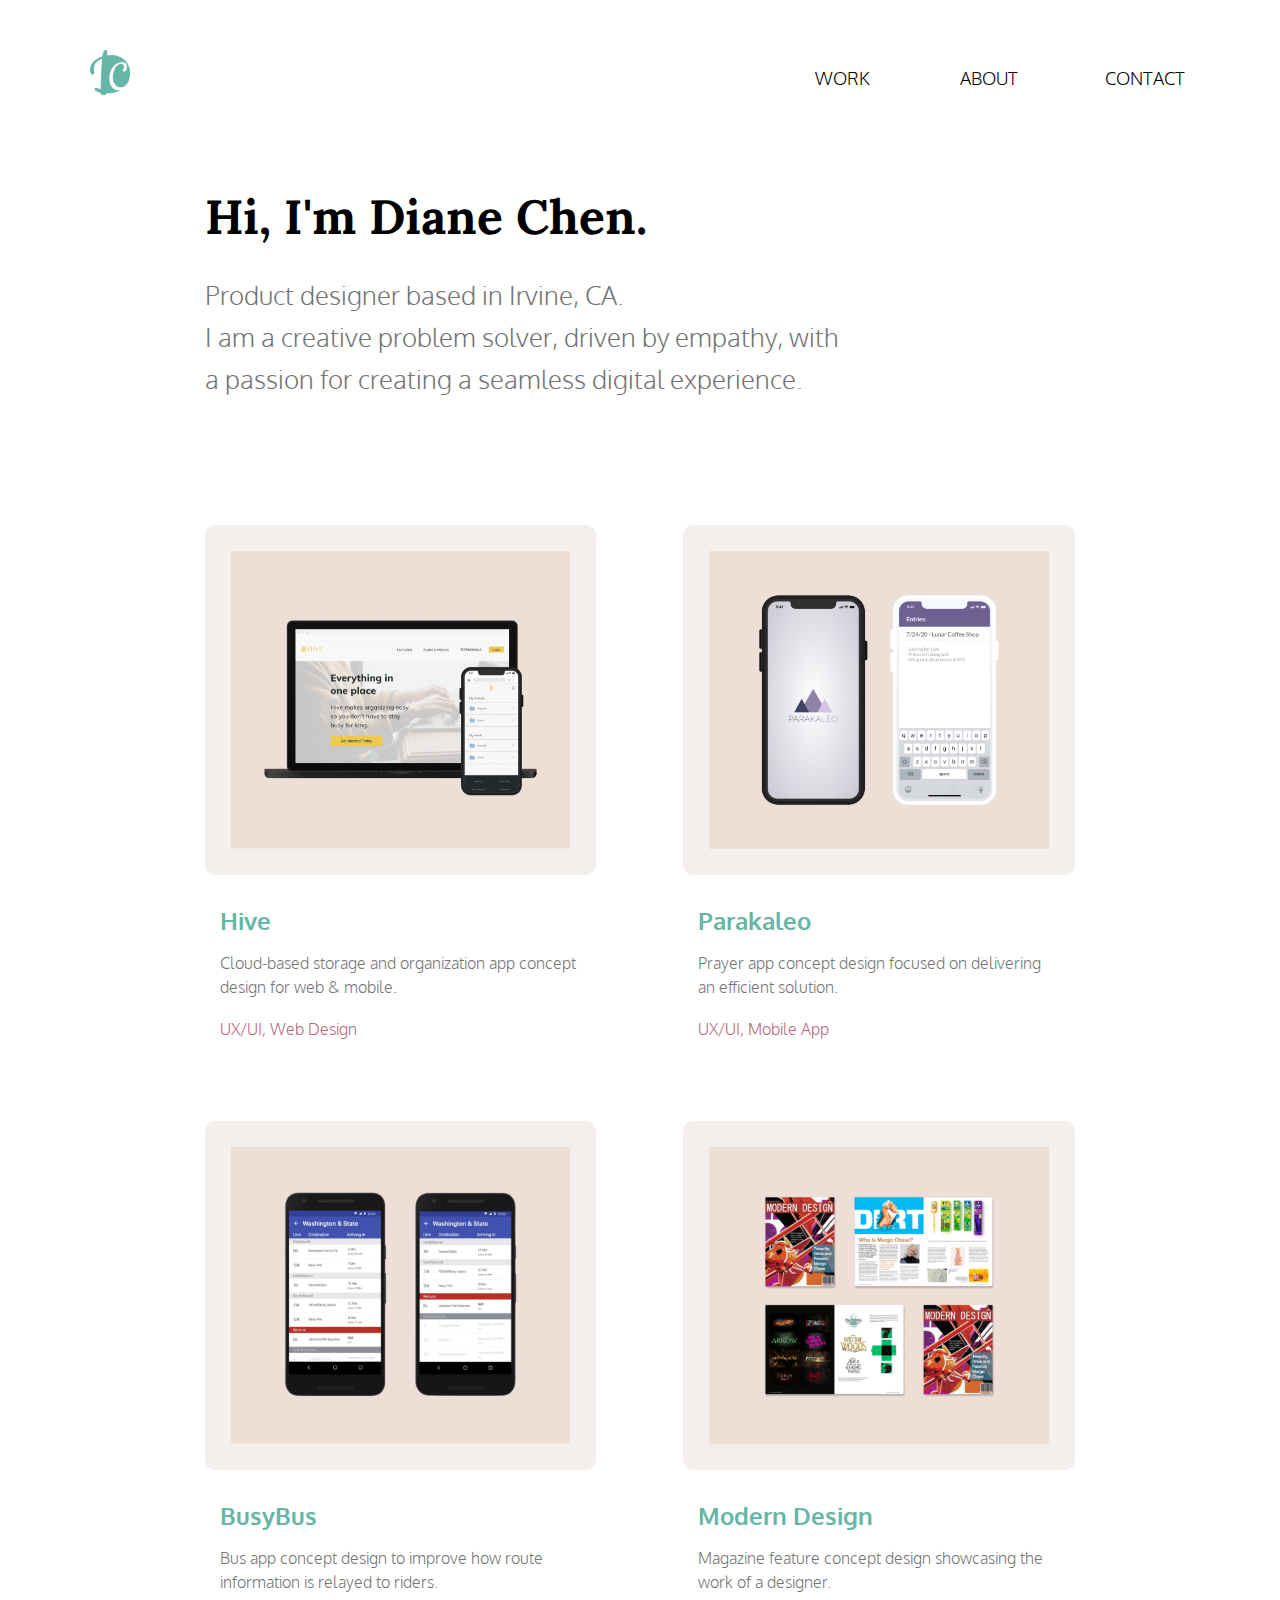
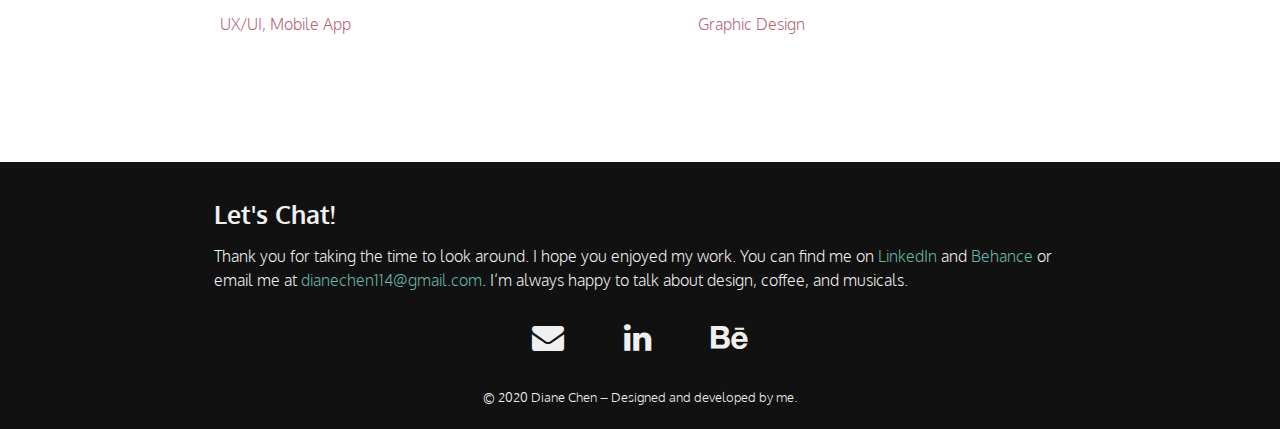
<file: index.html>
<!DOCTYPE html>
<html lang="en">

  <head>
    <title>Portfolio | Diane Chen</title>
    <meta name="viewport" content="width=device-width, initial-scale=1">
    <!-- Font Awesome -->
    <link rel="stylesheet" href="https://cdnjs.cloudflare.com/ajax/libs/font-awesome/4.7.0/css/font-awesome.min.css">
    <!-- Custom Styles -->
    <link rel="stylesheet" href="css/reset.css">
    <link rel="stylesheet" href="css/style.css">
    <link href="https://fonts.googleapis.com/css?family=Lora:400,500,600,700|Oxygen:300,400,500,600,700" rel="stylesheet">
    <link rel="icon" type="image/png" href="images/Logo.png" />
    <link rel="icon" type="image/png" href="https://dianechen.design/images/Logo.png" />
  </head>

  <body>
    <div class="container-background">
      <div class="container">
        <!-- Logo and Navigation links -->
        <header>
          <div id="logo">
            <a href="https://dianechen.design/">
              <img src="images/Logo.png" alt="Diane Chen"></a>
          </div>
          <nav>
            <ul id="navMenu">
              <li><a href="/#projects">WORK</a></li>
              <li><a href="/about">ABOUT</a></li>
              <li><a href="/#contact">CONTACT</a></li>
            </ul>
          </nav>
        </header>
        <!-- End Logo and Navigation links -->
        <!-- Wrapper between Header and Footer -->
        <div class="wrapper">
          <!-- Short Bio -->
          <article class="bio">
            <h1 class="bio-top">Hi, I'm Diane Chen.</h1>
            <h2 class="bio-bottom">
              Product designer based in Irvine, CA.
            <br>
              I am a creative problem solver, driven by empathy, with a passion for creating a seamless digital experience.</h2>
            </h2>
          </article>
          <!-- End Short Bio -->
          <!-- Projects Section -->
          <div id="projects">
            <div class="projects">
              <section class="left-projects">
                <div class="thumbnail-image">
                  <img src="images/Hive_Thumbnail.png" alt="Hive Thumbnail" class="thumbnail">
                </div>
                <div class="thumbnail-text">
                  <div class="middle">
                    <div class="hover-text"><a href="/project1">View Case Study</a></div>
                  </div>
                  <h4>Hive</h4>
                  <p class="home">Cloud-based storage and organization app concept design for web & mobile.</p>
                  <h5 class="home">UX/UI, Web Design</h5>
                </div>
              </section>
              <section class="right-projects">
                <div class="thumbnail-image">
                  <img src="images/Parakaleo_Thumbnail.png" alt="Parakaleo Thumbnail" class="thumbnail">
                </div>
                <div class="thumbnail-text">
                  <div class="middle">
                    <div class="hover-text"><a href="/project2">View Case Study</a></div>
                  </div>
                  <h4>Parakaleo</h4>
                  <p class="home">Prayer app concept design focused on delivering an efficient solution.</p>
                  <h5 class="home">UX/UI, Mobile App</h5>
                </div>
              </section>
              <section class="left-projects">
                <div class="thumbnail-image">
                  <img src="images/BusyBus_Thumbnail.png" alt="BusyBus Thumbnail" class="thumbnail">
                </div>
                <div class="thumbnail-text">
                  <div class="middle">
                    <div class="hover-text"><a href="/project3">View Case Study</a></div>
                  </div>
                  <h4>BusyBus</h4>
                  <p class="home">Bus app concept design to improve how route information is relayed to riders.</p>
                  <h5 class="home">UX/UI, Mobile App</h5>
                </div>
              </section>
              <section class="right-projects">
                <div class="thumbnail-image">
                  <img src="images/Modern_Design_Thumbnail.png" alt="Modern Design Thumbnail" class="thumbnail">
                </div>
                <div class="thumbnail-text">
                  <div class="middle">
                    <div class="hover-text"><a href="/project4">View Project</a></div>
                  </div>
                  <h4>Modern Design</h4>
                  <p class="home">Magazine feature concept design showcasing the work of a designer.</p>
                  <h5 class="home">Graphic Design</h5>
                </div>
              </section>
            </div>
          </div>
          <!-- End Projects Section -->
        </div>
        <!-- End Wrapper -->
      </div>
      <!-- Footer & Icons -->
      <footer>
        <div id="contact">
          <div class="footer-container">
            <div class="footer-text">
              <h3>Let's Chat!</h3>
              <p class="home">Thank you for taking the time to look around. I hope you enjoyed my work. You can find me on <a href="https://www.linkedin.com/in/dianechen114">LinkedIn</a> and <a href="https://www.behance.net/dianechen114">Behance</a> or email me at <a href="mailto:dianechen114@gmail.com">dianechen114@gmail.com</a>. I’m always happy to talk about design, coffee, and musicals.</p>
            </div>
            <div class="contact">
              <a href="mailto:dianechen114@gmail.com">
                <i class="fa fa-envelope fa-2x"></i>
              </a>
              <a href="https://www.linkedin.com/in/dianechen114" target="_blank">
                <i class="fa fa-linkedin fa-2x"></i>
              </a>
              <a href="https://www.behance.net/dianechen114" target="_blank">
                <i class="fa fa-behance fa-2x"></i>
              </a>
            </div>
            <div class="copyright">
              © 2020 Diane Chen – Designed and developed by me.
            </div>
          </div>
        </div>
      </footer>
      <!-- End Footer & Icons -->
    </div>
    <!-- Global site tag (gtag.js) - Google Analytics -->
    <script async src="https://www.googletagmanager.com/gtag/js?id=UA-177294383-1"></script>
    <script>
      window.dataLayer = window.dataLayer || [];

      function gtag() {
        dataLayer.push(arguments);
      }
      gtag('js', new Date());

      gtag('config', 'UA-177294383-1');

    </script>
  </body>

</html>
</file>
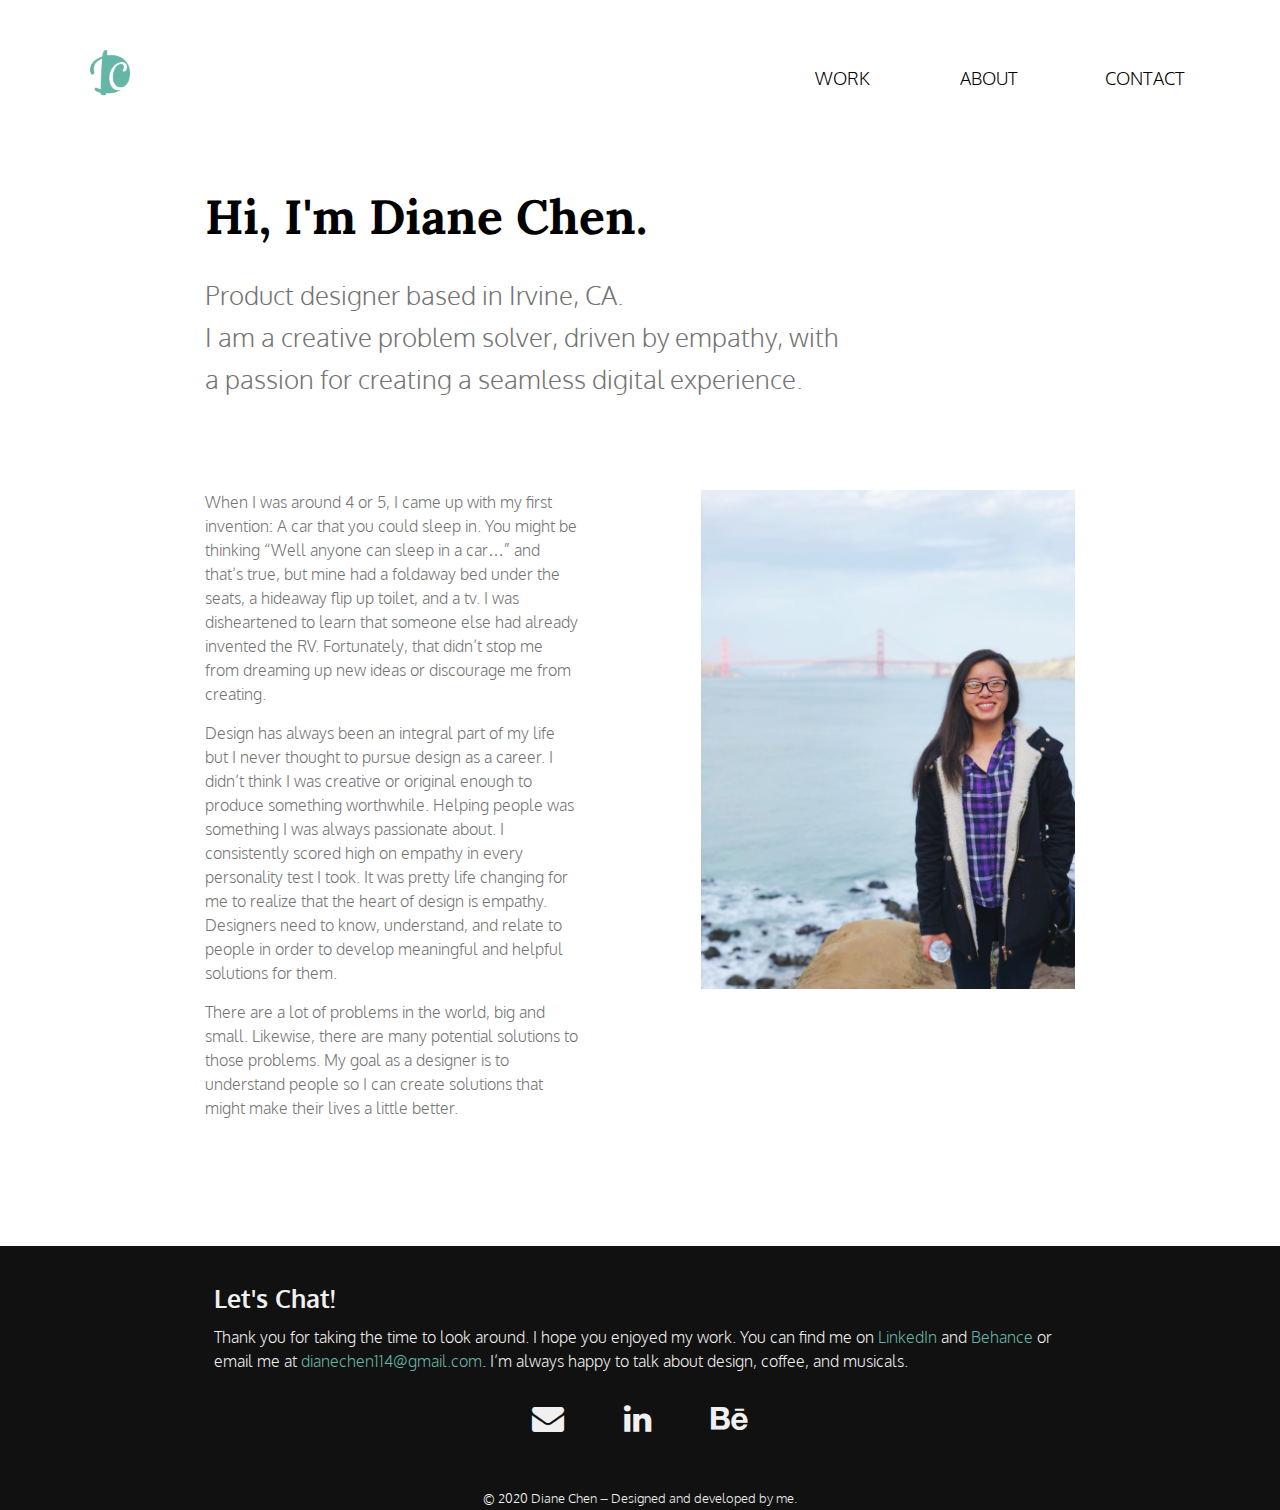
<file: about.html>
<!DOCTYPE html>
<html lang="en">
<head>
  <title>Portfolio | Diane Chen</title>
  <meta name="viewport" content="width=device-width, initial-scale=1">
  <!-- Font Awesome -->
  <link rel="stylesheet" href="https://cdnjs.cloudflare.com/ajax/libs/font-awesome/4.7.0/css/font-awesome.min.css">
  <!-- Custom Styles -->
  <link rel="stylesheet" href="css/reset.css">
  <link rel="stylesheet" href="css/style.css">
  <link href="https://fonts.googleapis.com/css?family=Lora:400,500,600,700|Oxygen:300,400,500,600,700" rel="stylesheet">
  <link rel="icon" type="image/png" href="images/Logo.png" />
  <link rel="icon" type="image/png" href="https://dianechen.design/images/Logo.png" />
</head>
   <body>
     <div class="container-background">
       <div class="container">
        <!-- Logo and Navigation links -->
          <header>
             <div id="logo">
                <a href="https://dianechen114.github.io/">
                <img src="images/Logo.png" alt="Diane Chen"></a>
             </div>
             <nav>
                <ul id="navMenu">
                   <li><a href="/#projects">WORK</a></li>
                   <li><a href="/about">ABOUT</a></li>
                   <li><a href="/#contact">CONTACT</a></li>
                </ul>
             </nav>
          </header>
          <!-- End Logo and Navigation links -->
          <!-- Wrapper between Header and Footer -->
          <div class="wrapper">
             <!-- Short Bio -->
             <article class="bio">
               <h1 class="bio-top">Hi, I'm Diane Chen.</h1>
               <h2 class="bio-bottom">
                 Product designer based in Irvine, CA.
               <br>
                 I am a creative problem solver, driven by empathy, with a passion for creating a seamless digital experience.</h2>
               </h2>
             </article>
             <!-- End Short Bio -->
             <!-- Long Bio Section -->
              <article class="about">
                <div class="right-about">
                 <img
                    src="images/Diane_Chen.JPG"
                    alt="Diane Chen About Me Photo"
                    class="image">
                </div>
                <div class="left-about">
                   <p>When I was around 4 or 5, I came up with my first invention: A car that you could sleep in. You might be thinking “Well anyone can sleep in a car…” and that’s true, but mine had a foldaway bed under the seats, a hideaway flip up toilet, and a tv. I was disheartened to learn that someone else had already invented the RV. Fortunately, that didn’t stop me from dreaming up new ideas or discourage me from creating.</p>
                   <p>Design has always been an integral part of my life but I never thought to pursue design as a career. I didn’t think I was creative or original enough to produce something worthwhile. Helping people was something I was always passionate about. I consistently scored high on empathy in every personality test I took. It was pretty life changing for me to realize that the heart of design is empathy. Designers need to know, understand, and relate to people in order to develop meaningful and helpful solutions for them.</p>
                   <p>There are a lot of problems in the world, big and small. Likewise, there are many potential  solutions to those problems. My goal as a designer is to understand people so I can create solutions that might make their lives a little better.</p>
                </div>
              </article>
             <!-- End Long Bio Section -->
          </div>
          <!-- End Wrapper -->
        </div>
          <!-- Footer & Icons -->
          <footer>
            <div id="contact">
             <div class="footer-container">
                <div class="footer-text">
                   <h3>Let's Chat!</h3>
                   <p>Thank you for taking the time to look around. I hope you enjoyed my work. You can find me on <a href="https://www.linkedin.com/in/dianechen114">LinkedIn</a> and <a href="https://www.behance.net/dianechen114">Behance</a> or email me at <a href="mailto:dianechen114@gmail.com">dianechen114@gmail.com</a>. I’m always happy to talk about design, coffee, and musicals.</p>
                </div>
                <div class="contact">
                   <a href="mailto:dianechen114@gmail.com">
                   <i class="fa fa-envelope fa-2x"></i>
                   </a>
                   <a href="https://www.linkedin.com/in/dianechen114">
                   <i class="fa fa-linkedin fa-2x"></i>
                   </a>
                   <a href="https://www.behance.net/dianechen114">
                   <i class="fa fa-behance fa-2x"></i>
                   </a>
                </div>
              </div>
           </div>
           <div class="copyright">
             © 2020 Diane Chen – Designed and developed by me.
           </div>
          </footer>
          <!-- End Footer & Icons -->
      </div>
    <!-- Global site tag (gtag.js) - Google Analytics -->
      <script async src="https://www.googletagmanager.com/gtag/js?id=UA-177294383-1"></script>
      <script>
        window.dataLayer = window.dataLayer || [];
        function gtag(){dataLayer.push(arguments);}
        gtag('js', new Date());

        gtag('config', 'UA-177294383-1');
      </script>
   </body>
</html>
</file>
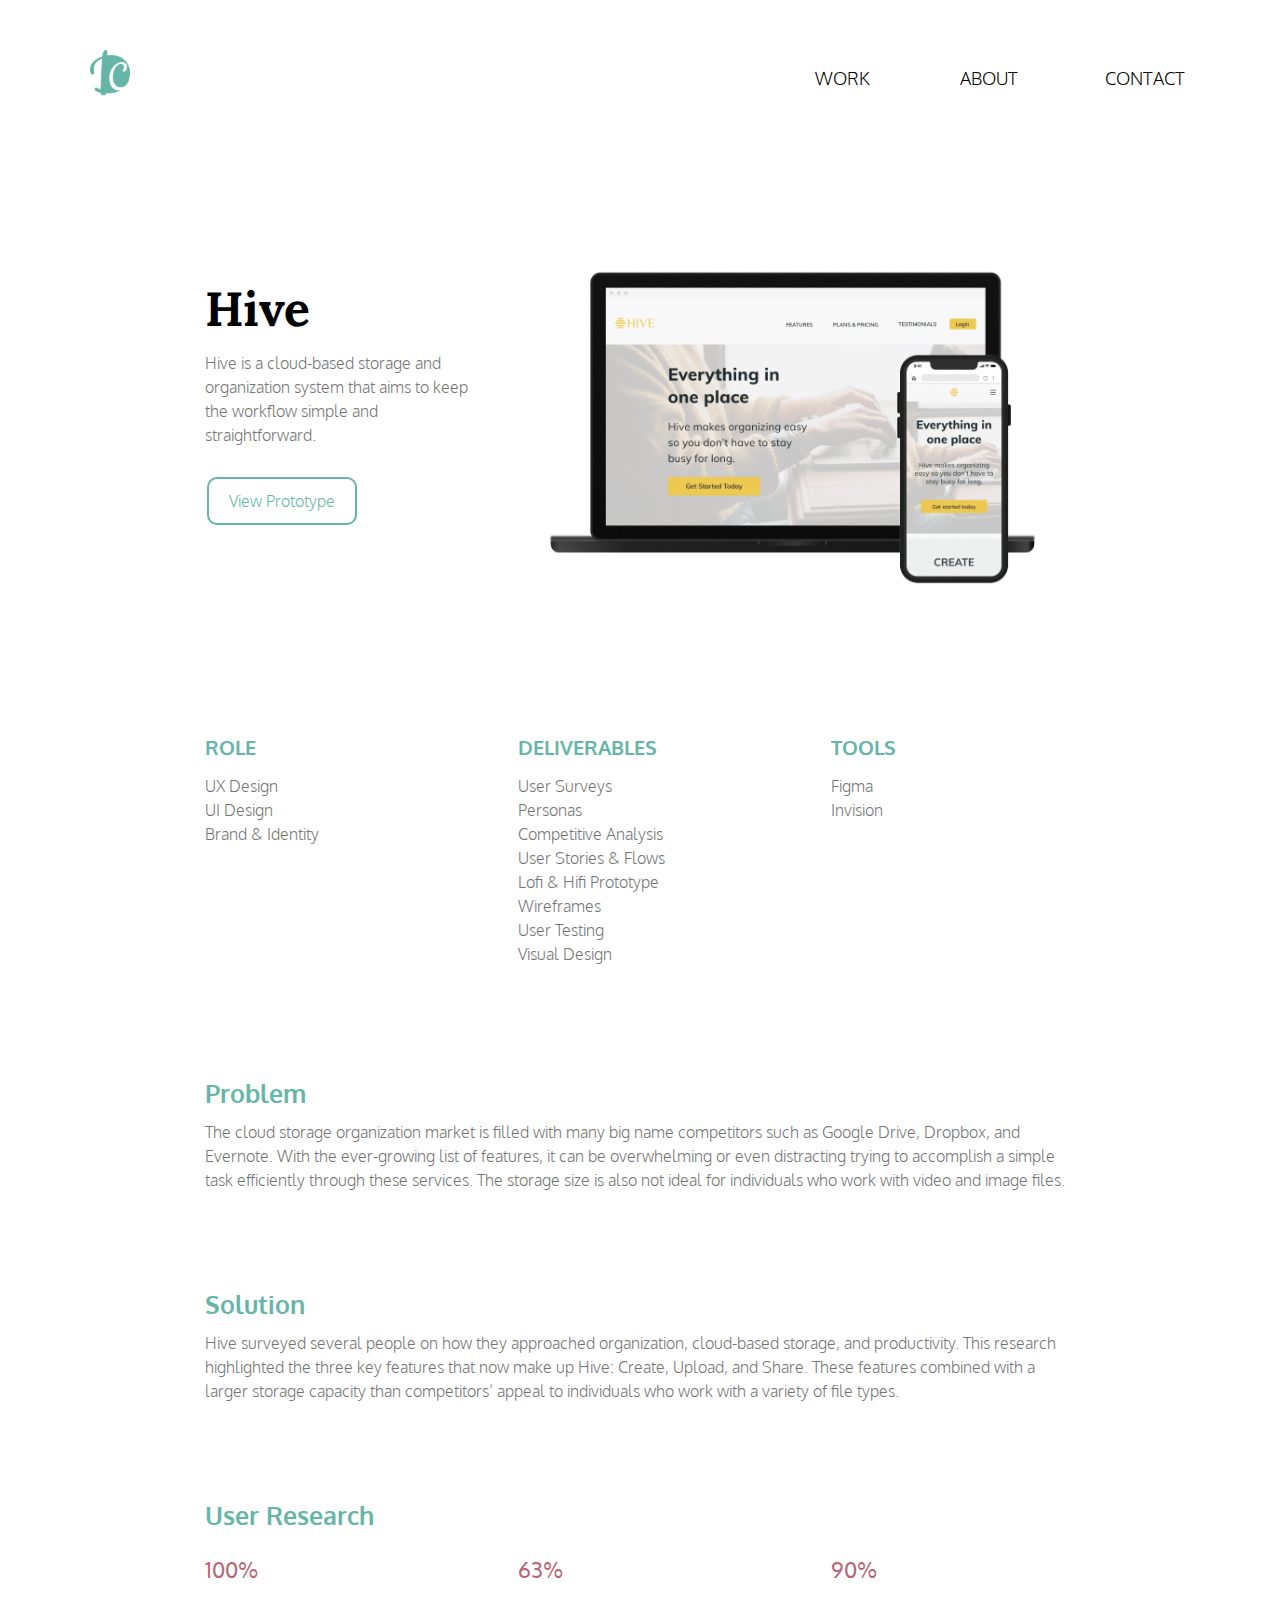
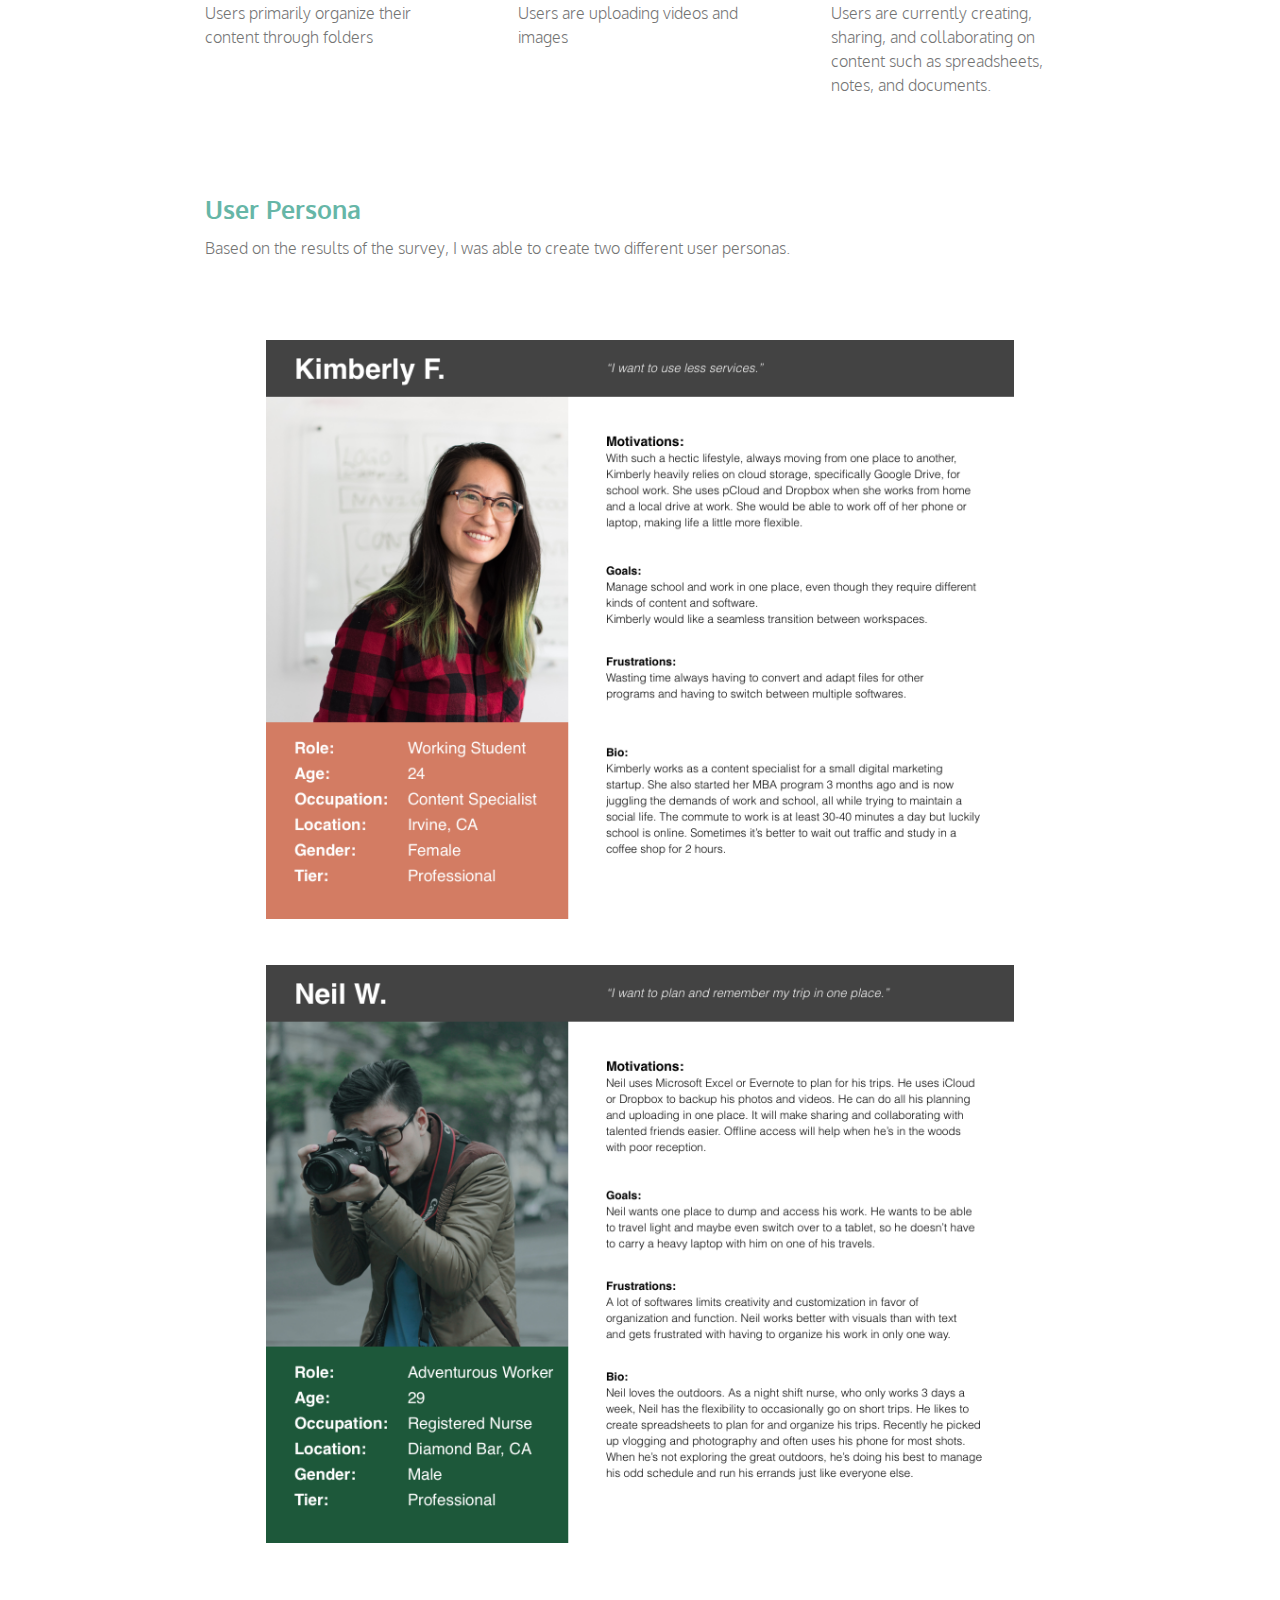
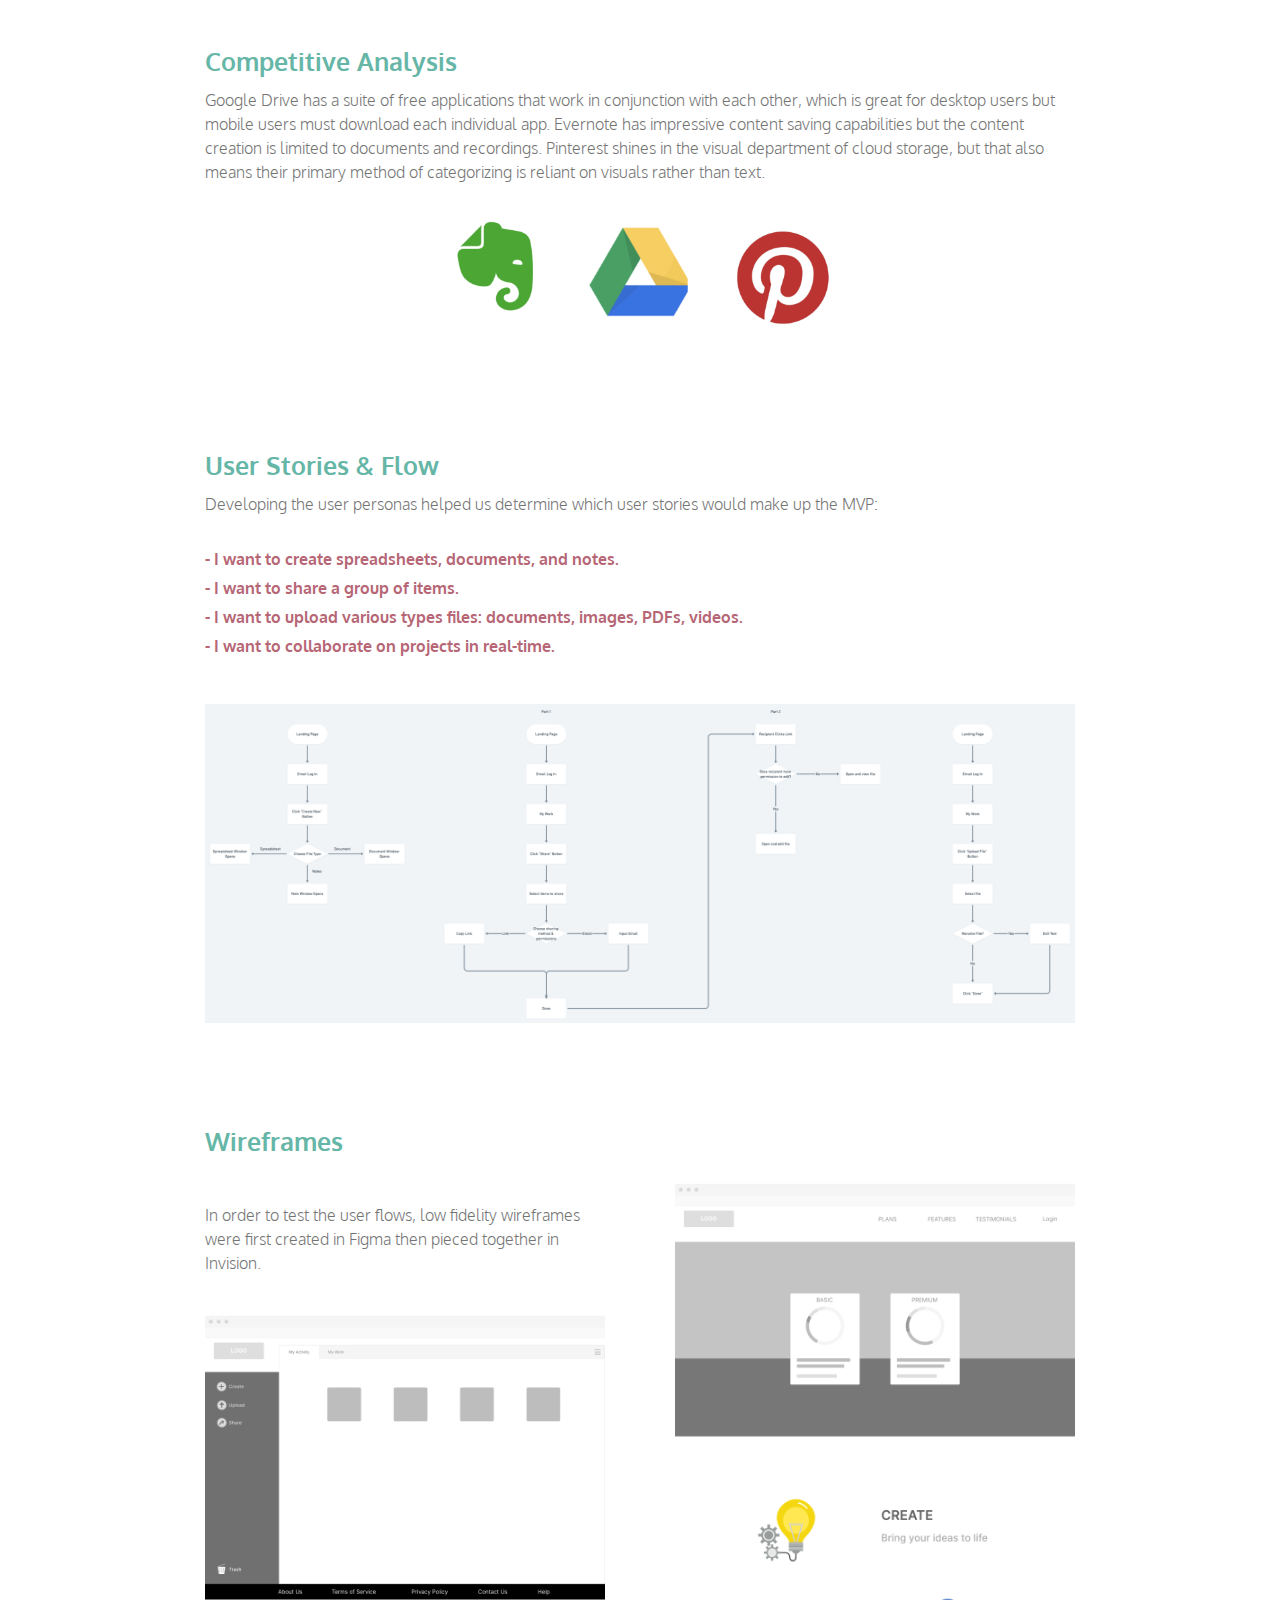
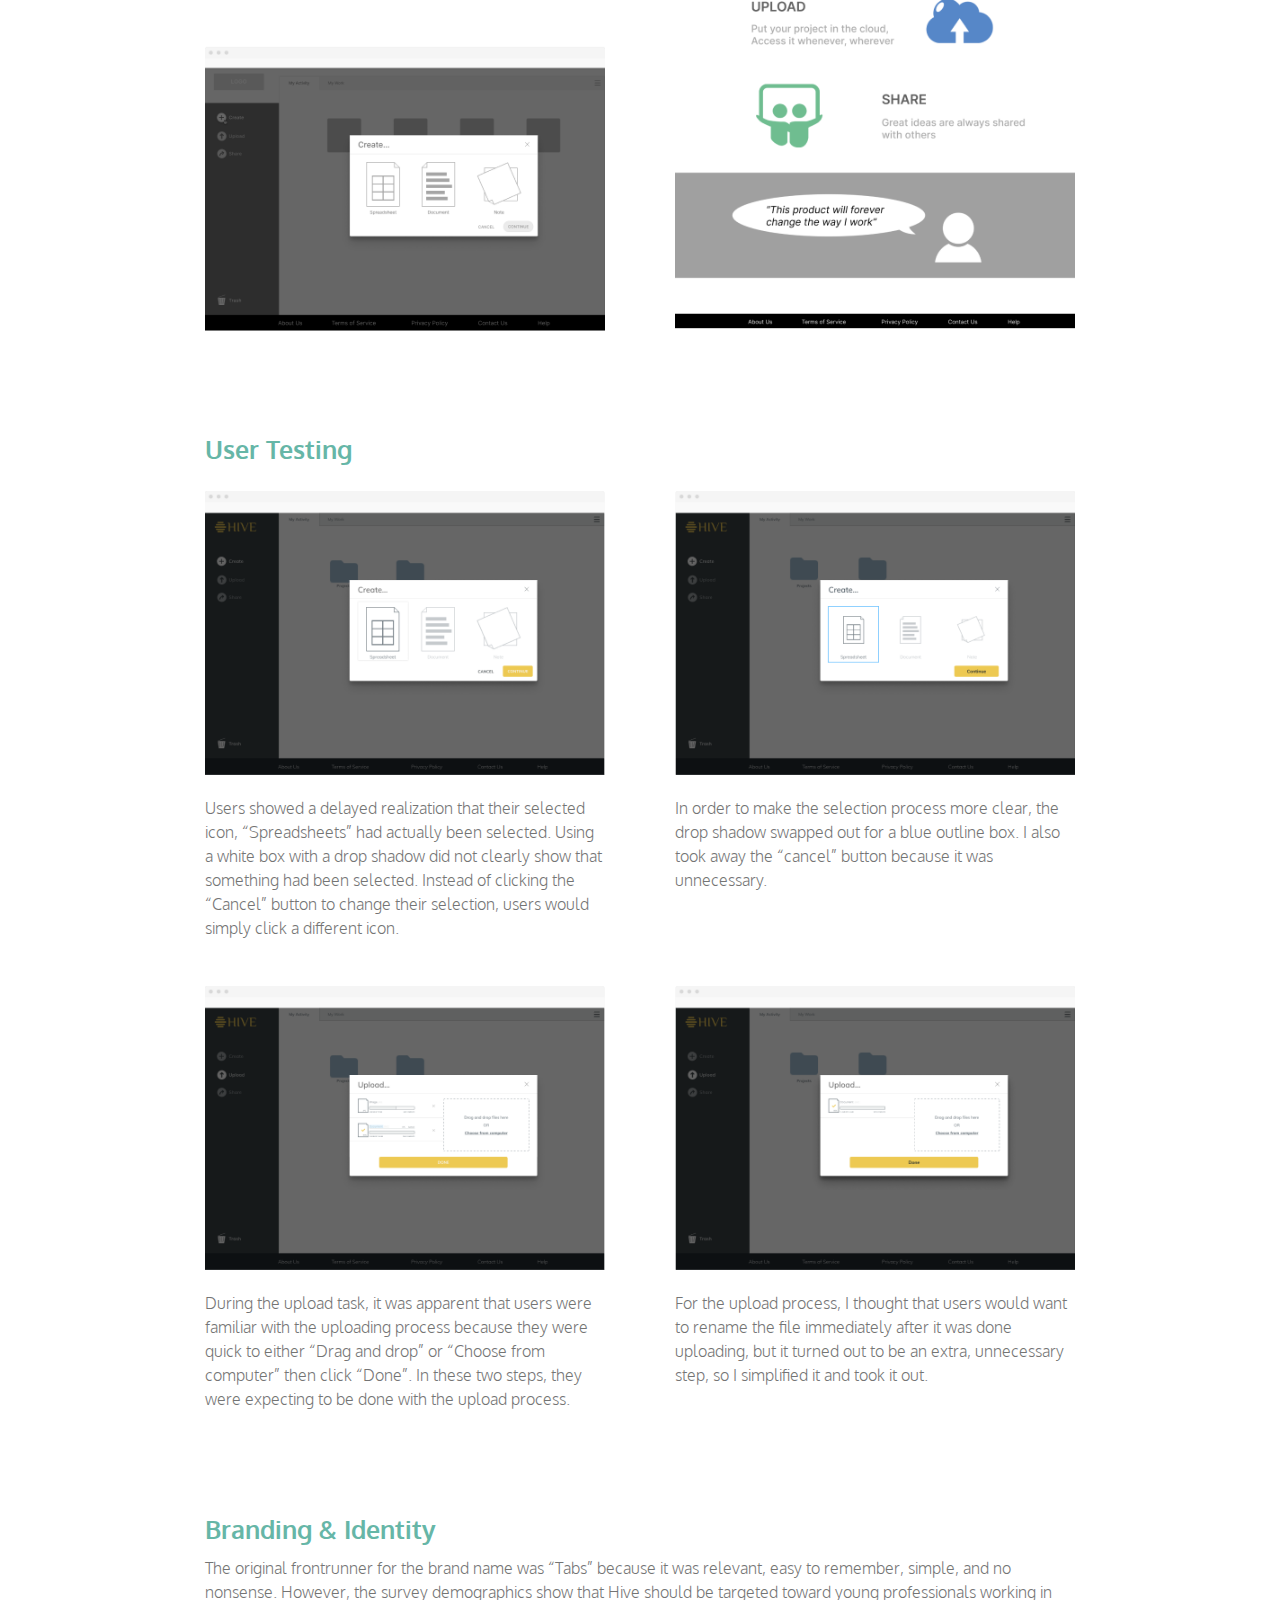
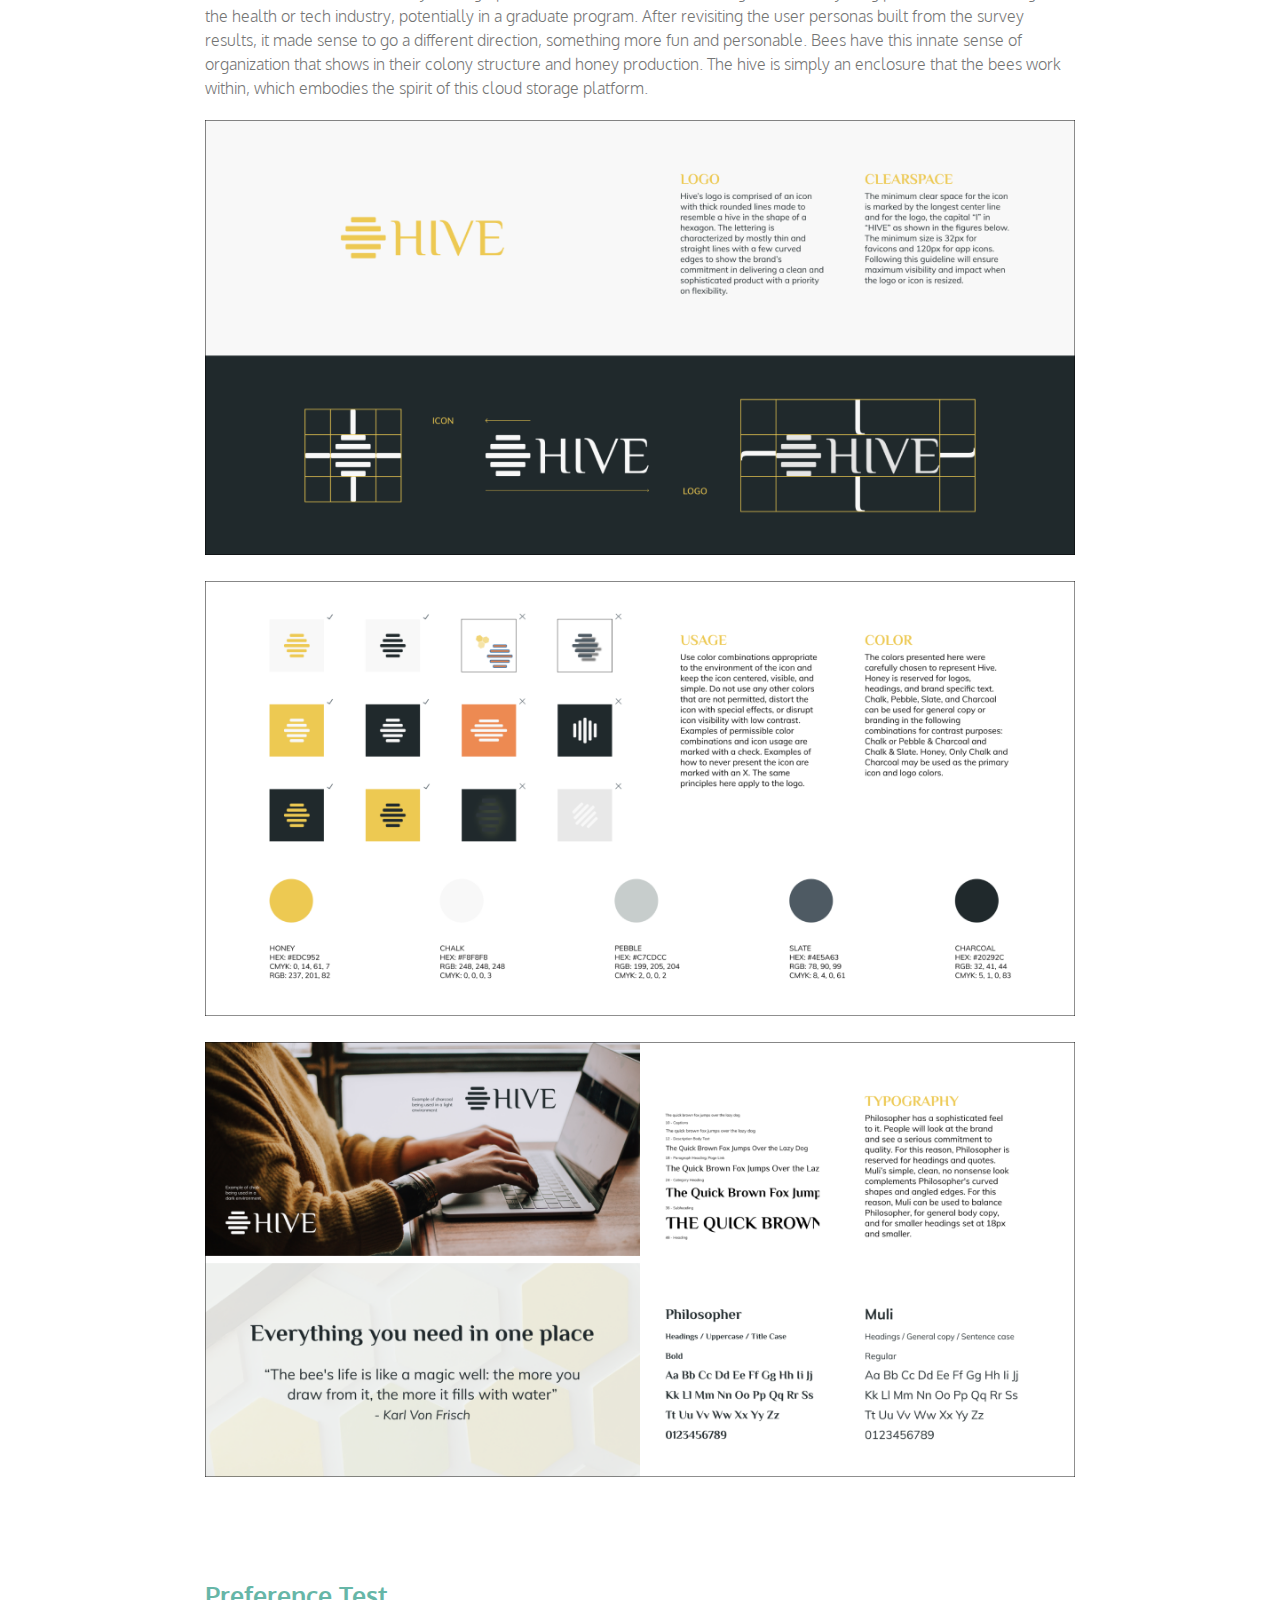
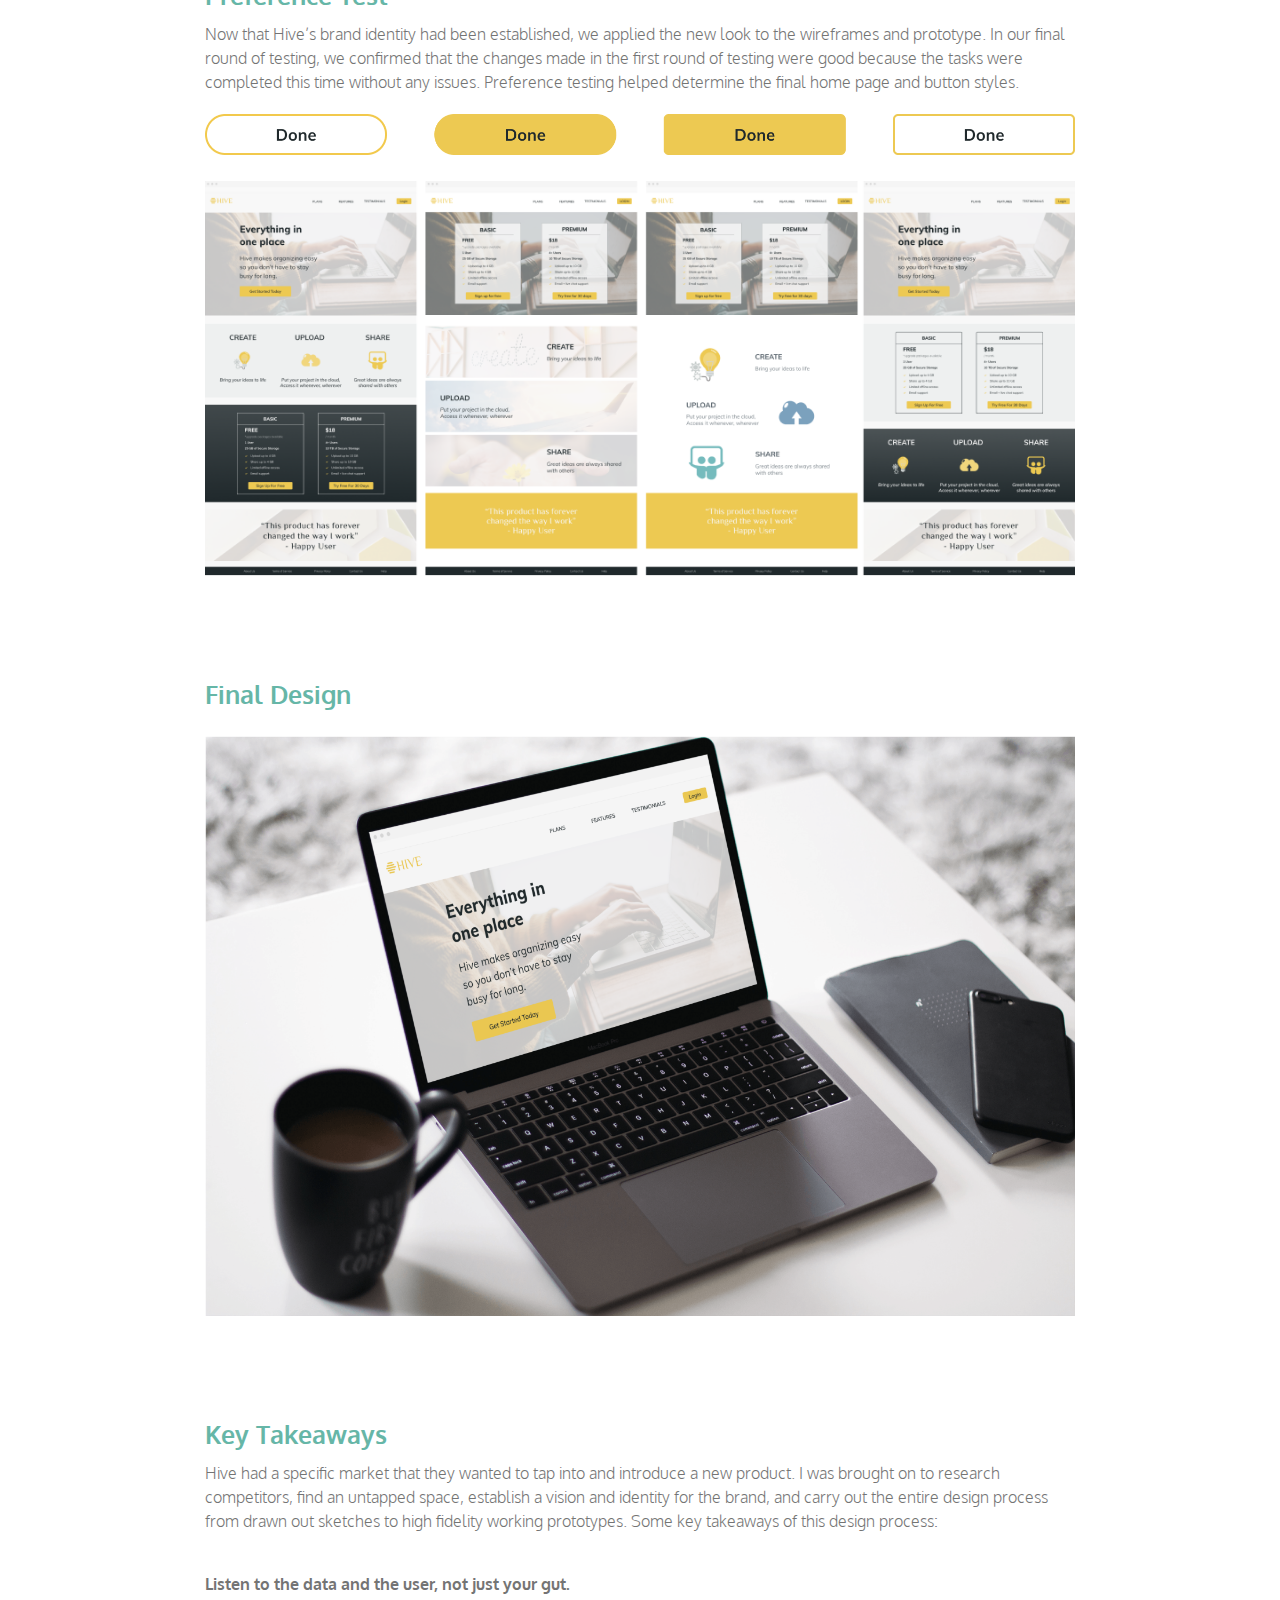
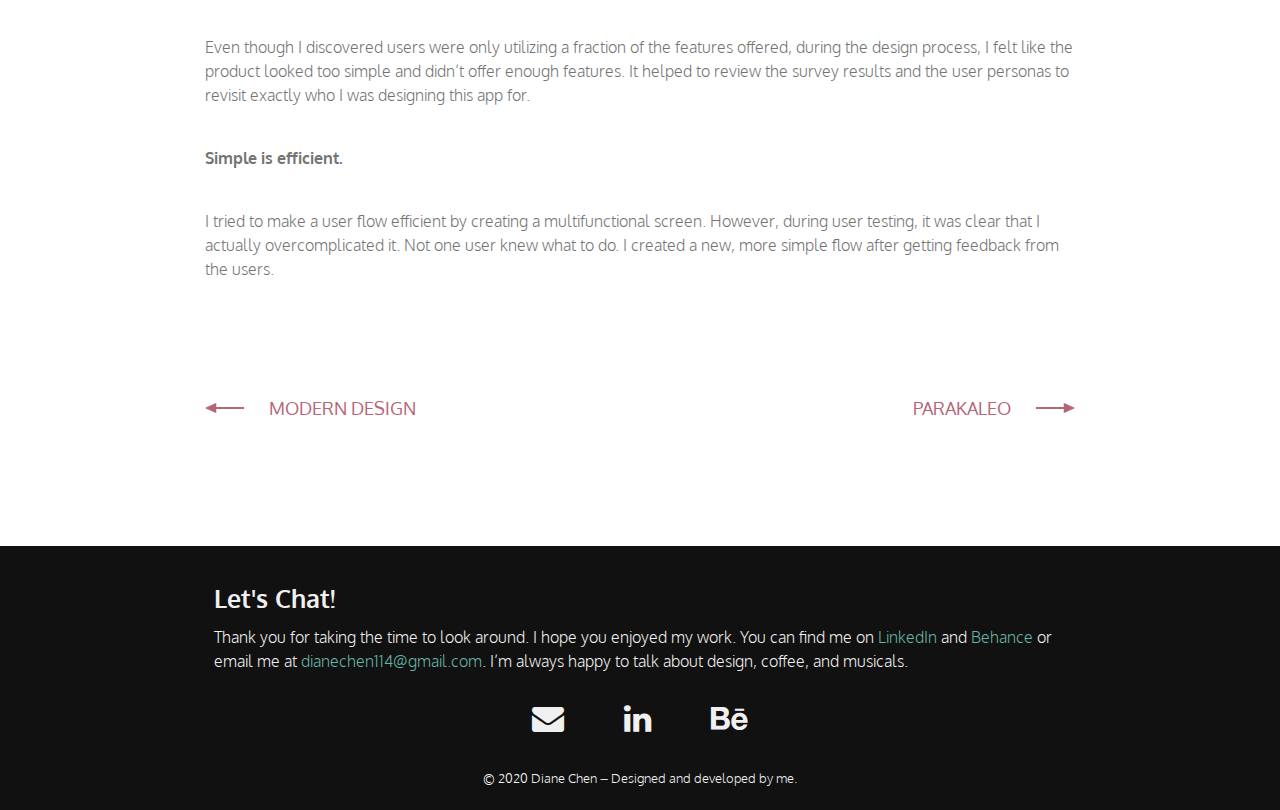
<file: project1.html>
<!DOCTYPE html>
<html lang="en">
<head>
  <title>Portfolio | Diane Chen</title>
  <meta name="viewport" content="width=device-width, initial-scale=1">
  <!-- Font Awesome -->
  <link rel="stylesheet" href="https://cdnjs.cloudflare.com/ajax/libs/font-awesome/4.7.0/css/font-awesome.min.css">
  <!-- Custom Styles -->
  <link rel="stylesheet" href="css/reset.css">
  <link rel="stylesheet" href="css/style.css">
  <link href="https://fonts.googleapis.com/css?family=Lora:400,500,600,700|Oxygen:300,400,500,600,700" rel="stylesheet">
  <link rel="icon" type="image/png" href="images/Logo.png" />
  <link rel="icon" type="image/png" href="https://dianechen.design/images/Logo.png" />
</head>
   <body>
     <div class="container-background">
       <div class="container">
        <!-- Logo and Navigation links -->
        <header>
           <div id="logo">
              <a href="https://dianechen.design/">
              <img src="images/Logo.png" alt="Diane Chen"></a>
           </div>
           <nav>
              <ul id="navMenu">
                 <li><a href="/#projects">WORK</a></li>
                 <li><a href="/about">ABOUT</a></li>
                 <li><a href="/#contact">CONTACT</a></li>
              </ul>
           </nav>
        </header>
        <!-- End Logo and Navigation links -->
        <!-- Wrapper between Header and Footer -->
        <div class="wrapper">
           <!-- Project Intro -->
           <article class="intro">
              <div class="intro-left">
                 <h1 class="intro-heading">Hive</h1>
                 <p class="summary">Hive is a cloud-based storage and organization system that aims to keep the workflow simple and straightforward.</p>
                 <a href="https://www.figma.com/proto/Doi0wYBx4HuwyajuxOsceO/Hive-Prototyping?node-id=37%3A4&viewport=1758%2C-44%2C0.18953226506710052&scaling=scale-down" target="_blank" class="button">View Prototype</a>
              </div>
              <img
                 src="images/Hive.png"
                 alt="Hive Hero Image"
                 class="hero">
           </article>
           <!-- End Short Bio -->
           <!-- Case Study -->
           <section class="roles">
              <ul class="col1">
                 <li class="three-col-header">ROLE</li>
                 <li>UX Design</li>
                 <li>UI Design</li>
                 <li>Brand & Identity</li>
              </ul>
              <ul class="col2">
                 <li class="three-col-header">DELIVERABLES</li>
                 <li>User Surveys</li>
                 <li>Personas</li>
                 <li>Competitive Analysis</li>
                 <li>User Stories & Flows</li>
                 <li>Lofi & Hifi Prototype</li>
                 <li>Wireframes</li>
                 <li>User Testing</li>
                 <li>Visual Design</li>
              </ul>
              <ul class="col3">
                 <li class="three-col-header">TOOLS</li>
                 <li>Figma</li>
                 <li>Invision</li>
              </ul>
           </section>
           <section class="problem">
              <h3>Problem</h3>
              <p>The cloud storage organization market is filled with many big name competitors such as Google Drive, Dropbox, and Evernote. With the ever-growing list of features, it can be overwhelming or even distracting trying to accomplish a simple task efficiently through these services. The storage size is also not ideal for individuals who work with video and image files.
              </p>
           </section>
           <section class="solution">
              <h3>Solution</h3>
              <p>Hive surveyed several people on how they approached organization, cloud-based storage, and productivity. This research highlighted the three key features that now make up Hive: Create, Upload, and Share. These features combined with a larger storage capacity than competitors’ appeal to individuals who work with a variety of file types.
              </p>
           </section>
           <section class="research">
              <h3>User Research</h3>
              <div class= "data">
                <ul class="col">
                   <li class="percentage">100%</li>
                   <li>Users primarily organize their content through folders</li>
                </ul>
                <ul class="col">
                   <li class="percentage">63%</li>
                   <li>Users are uploading videos and images</li>
                </ul>
                <ul class="col">
                   <li class="percentage">90%</li>
                   <li>Users are currently creating, sharing, and collaborating on content such as spreadsheets, notes, and documents.</li>
                </ul>
              </div>
           </section>
           <section class="persona">
              <h3>User Persona</h3>
              <p>Based on the results of the survey, I was able to create two different user personas.</p>
            <div class="personas">
              <img
                 src="images/Kimberly_1.png"
                 alt="Hive User Persona Kimberly"
                 class="Kimberly">
              <img
                 src="images/Neil_1.png"
                 alt="Hive User Persona Neil"
                 class="Neil">
              </div>
           </section>
           <section class="competitive">
              <h3>Competitive Analysis</h3>
              <p>Google Drive has a suite of free applications that work in conjunction with each other, which is great for desktop users but mobile users must download each individual app. Evernote has impressive content saving capabilities but the content creation is limited to documents and recordings. Pinterest shines in the visual department of cloud storage, but that also means their primary method of categorizing is reliant on visuals rather than text.</p>
              <div class="competitor-logo">
                 <img
                    src="images/Evernote.png"
                    alt="Hive Competitive Analysis Evernote"
                    class="evernote">
                 <img
                    src="images/Google_Drive.png"
                    alt="Hive Competitive Analysis Google Drive"
                    class="google">
                 <img
                    src="images/Pinterest.png"
                    alt="Hive Competitive Analysis Pinterest"
                    class="pinterest">
              </div>
           </section>
           <section class="stories">
              <h3>User Stories & Flow</h3>
              <p>Developing the user personas helped us determine which user stories would make up the MVP:</p>
              <ul>
                 <li>- I want to create spreadsheets, documents, and notes.</li>
                 <li>- I want to share a group of items.</li>
                 <li>- I want to upload various types files: documents, images, PDFs, videos.</li>
                 <li>- I want to collaborate on projects in real-time.</li>
              </ul>
              <img
                 src="images/User_Flows.png"
                 alt="Hive User Flows"
                 class="full">
           </section>
           <section class="wireframes">
             <div class="wireframe-wrapper">
              <h3>Wireframes</h3>
              <div class="left">
                 <p class="wireframe">In order to test the user flows, low fidelity wireframes were first created in Figma then pieced together in Invision.</p>
                 <img
                    src="images/Dashboard_Low_Fidelity.png"
                    alt="Hive Low Fidelity Dashboard"
                    class="wireframe">
                 <img
                    src="images/Create_Modal_Low_Fidelity.png"
                    alt="Hive Low Fidelity Create Modal"
                    class="wireframe">
              </div>
              <img
                 src="images/Home_Page_Low_Fidelity.png"
                 alt="Hive Low Fidelity Home Page"
                 class="right">
            </div>
           </section>
           <section class="testing">
              <h3>User Testing</h3>
              <div class="testing-top">
                 <div class="left">
                    <img
                       src="images/Create_Before.png"
                       alt="Hive Create Modal Original"
                       class="left-box">
                    <p class="left-box">Users showed a delayed realization that their selected icon, “Spreadsheets” had actually been selected. Using a white box with a drop shadow did not clearly show that something had been selected. Instead of clicking the “Cancel” button to change their selection, users would simply click a different icon.</p>
                 </div>
                 <div class="right">
                    <img
                       src="images/Create_After.png"
                       alt="Hive Create Modal Modified"
                       class="right-box">
                    <p class="right-box">In order to make the selection process more clear, the drop shadow swapped out for a blue outline box. I also took away the “cancel” button because it was unnecessary. </p>
                 </div>
               </div>
              <div class="testing-bottom">
                 <div class="left">
                    <img
                       src="images/Upload_Before.png"
                       alt="Hive Upload Modal Original"
                       class="left-box">
                    <p class="left-box">During the upload task, it was apparent that users were familiar with the uploading process because they were quick to either “Drag and drop” or “Choose from computer” then click “Done”. In these two steps, they were expecting to be done with the upload process.</p>
                 </div>
                 <div class="right">
                    <img
                       src="images/Upload_After.png"
                       alt="Hive Upload Modal Modified"
                       class="right-box">
                    <p class="right-box">For the upload process, I thought that users would want to rename the file immediately after it was done uploading, but it turned out to be an extra, unnecessary step, so I simplified it and took it out.</p>
                 </div>
               </div>
           </section>
           <section class="branding">
              <h3>Branding & Identity</h3>
              <p>The original frontrunner for the brand name was “Tabs” because it was relevant, easy to remember, simple, and no nonsense. However, the survey demographics show that Hive should be targeted toward young professionals working in the health or tech industry, potentially in a graduate program. After revisiting the user personas built from the survey results, it made sense to go a different direction, something more fun and personable. Bees have this innate sense of organization that shows in their colony structure and honey production. The hive is simply an enclosure that the bees work within, which embodies the spirit of this cloud storage platform.</p>
              <img
                 src="images/Logo_Page.png"
                 alt="Hive Brand Style Guide Logo"
                 class="full">
              <img
                 src="images/Color_Palette_Page.png"
                 alt="Hive Brand Style Guide Color Palette"
                 class="full">
              <img
                 src="images/Typography_Page.png"
                 alt="Hive Brand Style Guide Typography"
                 class="full">
           </section>
           <section class="preference">
              <h3>Preference Test</h3>
              <p>Now that Hive’s brand identity had been established, we applied the new look to the wireframes and prototype. In our final round of testing, we confirmed that the changes made in the first round of testing were good because the tasks were completed this time without any issues. Preference testing helped determine the final home page and button styles.</p>
              <img
                 src="images/Button_Styles.png"
                 alt="Hive Preference Test Button Styles"
                 class="full">
              <img
                 src="images/Home_Pages.png"
                 alt="Hive Preference Test Homepages"
                 class="full">
           </section>
           <section class="final">
              <h3>Final Design</h3>
              <img
                 src="images/Hive_Final.png"
                 alt="Hive High Fidelity Final Design Mockup"
                 class="full">
           </section>
           <section class="takeaways">
              <h3>Key Takeaways</h3>
              <p>
                 Hive had a specific market that they wanted to tap into and introduce a new product. I was brought on to research competitors, find an untapped space, establish a vision and identity for the brand, and carry out the entire design process from drawn out sketches to high fidelity working prototypes. Some key takeaways of this design process:
              </p>
              <br>
              <p class="strong">Listen to the data and the user, not just your gut.</p><br>
              <p>Even though I discovered users were only utilizing a fraction of the features offered, during the design process, I felt like the product looked too simple and didn’t offer enough features. It helped to review the survey results and the user personas to revisit exactly who I was designing this app for.</p>
              <br>
              <p class="strong">Simple is efficient.</p><br>
              <p>I tried to make a user flow efficient by creating a multifunctional  screen. However, during user testing, it was clear that I actually overcomplicated it. Not one user knew what to do. I created a new, more simple flow after getting feedback from the users.
              </p>
           </section>
           <!-- End Case Study Section -->

           <!-- Previous and Next Case Studies -->
           <section class="navigation">
             <div class="left-page">
              <div class="left-arrow">
                <svg width="39" height="12" viewBox="0 0 39 12" fill="none" xmlns="http://www.w3.org/2000/svg">
                <path d="M0.393115 5.8184C0.238265 5.88992 0.238265 6.11001 0.393115 6.18154L10.9661 11.065C11.0987 11.1262 11.25 11.0294 11.25 10.8834V6.99997H39V4.99997H11.25V1.1165C11.25 0.970513 11.0987 0.873715 10.9661 0.934927L0.393115 5.8184Z" fill="#B66675"/>
                </svg>
              </div>
              <a href="/project4"><h5 class="left-arrow-text">MODERN DESIGN</h5></a>
             </div>
             <div class="right-page">
               <a href="/project2"><h5 class="right-arrow-text">PARAKALEO</h5></a>
               <div class="right-arrow">
                 <svg width="39" height="12" viewBox="0 0 39 12" fill="none" xmlns="http://www.w3.org/2000/svg">
                 <path d="M38.6069 6.18154C38.7617 6.11002 38.7617 5.88992 38.6069 5.8184L28.0339 0.934927C27.9013 0.873715 27.75 0.970514 27.75 1.1165V4.99997H0V6.99997H27.75V10.8834C27.75 11.0294 27.9013 11.1262 28.0339 11.065L38.6069 6.18154Z" fill="#B66675"/>
                 </svg>
              </div>
             </div>
           </section>
           <!-- End Previous and Next Case Studies -->

        </div>
        <!-- End Wrapper -->
      </div>
        <!-- Footer & Icons -->
        <footer>
          <div id="contact">
           <div class="footer-container">
              <div class="footer-text">
                 <h3>Let's Chat!</h3>
                 <p>Thank you for taking the time to look around. I hope you enjoyed my work. You can find me on <a href="https://www.linkedin.com/in/dianechen114">LinkedIn</a> and <a href="https://www.behance.net/dianechen114">Behance</a> or email me at <a href="mailto:dianechen114@gmail.com">dianechen114@gmail.com</a>. I’m always happy to talk about design, coffee, and musicals.</p>
              </div>
              <div class="contact">
                 <a href="mailto:dianechen114@gmail.com">
                 <i class="fa fa-envelope fa-2x"></i>
                 </a>
                 <a href="https://www.linkedin.com/in/dianechen114" target="_blank">
                 <i class="fa fa-linkedin fa-2x"></i>
                 </a>
                 <a href="https://www.behance.net/dianechen114" target="_blank">
                 <i class="fa fa-behance fa-2x"></i>
                 </a>
              </div>
              <div class="copyright">
                © 2020 Diane Chen – Designed and developed by me.
              </div>
            </div>
         </div>
        </footer>
        <!-- End Footer & Icons -->
    </div>
    <!-- Global site tag (gtag.js) - Google Analytics -->
      <script async src="https://www.googletagmanager.com/gtag/js?id=UA-177294383-1"></script>
      <script>
        window.dataLayer = window.dataLayer || [];
        function gtag(){dataLayer.push(arguments);}
        gtag('js', new Date());

        gtag('config', 'UA-177294383-1');
      </script>
   </body>
</html>
</file>
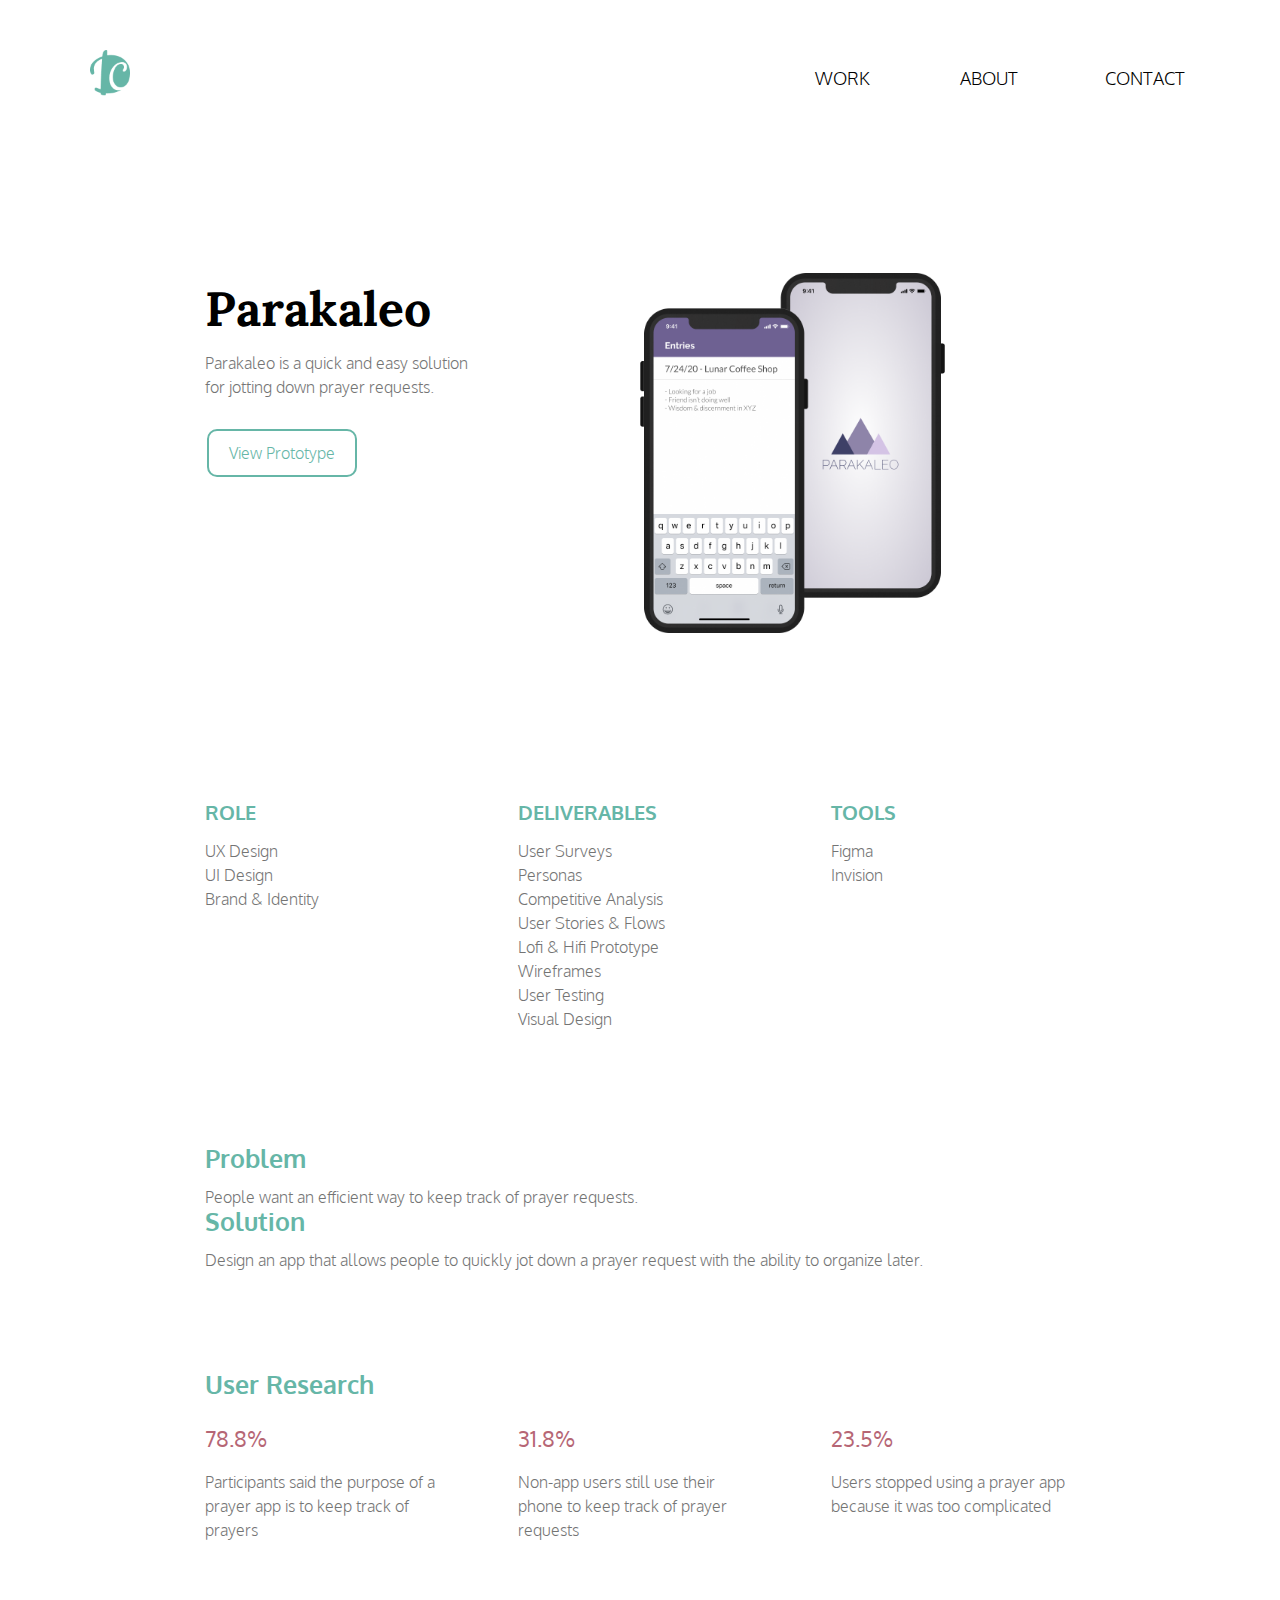
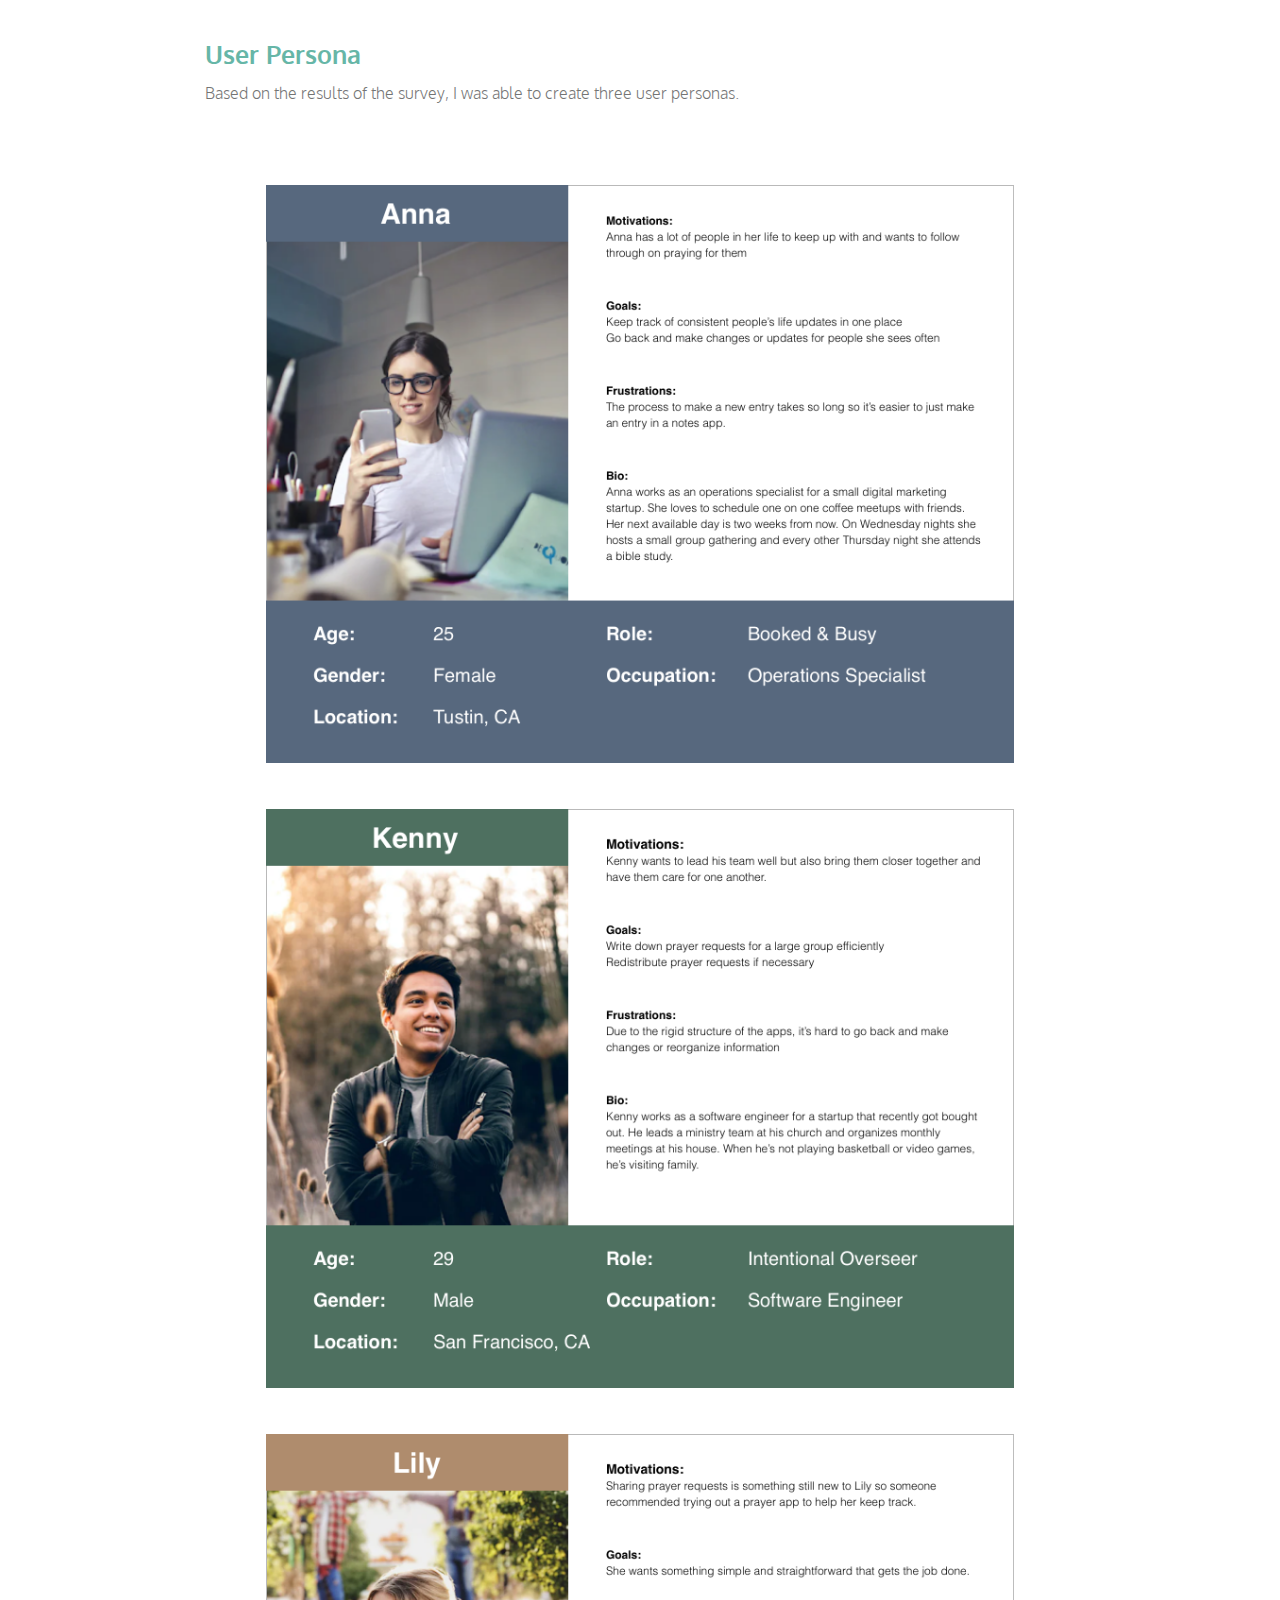
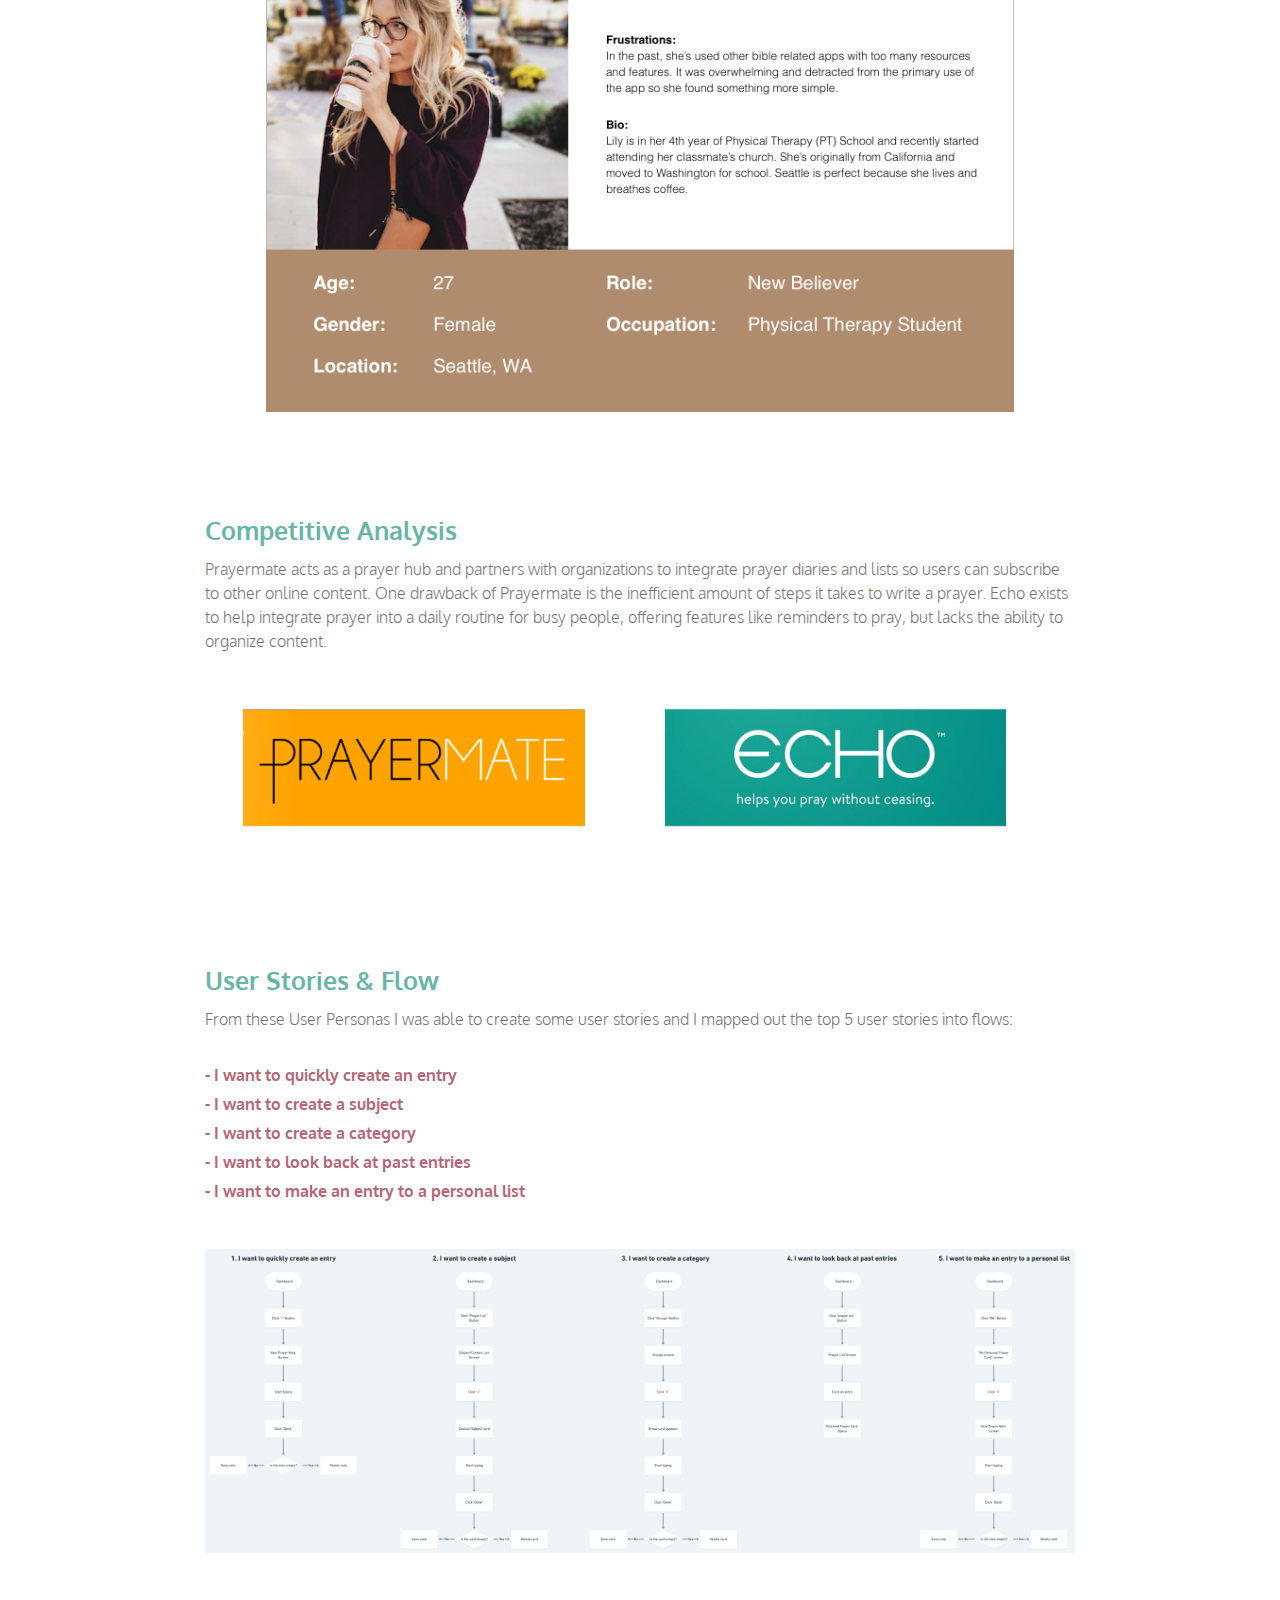
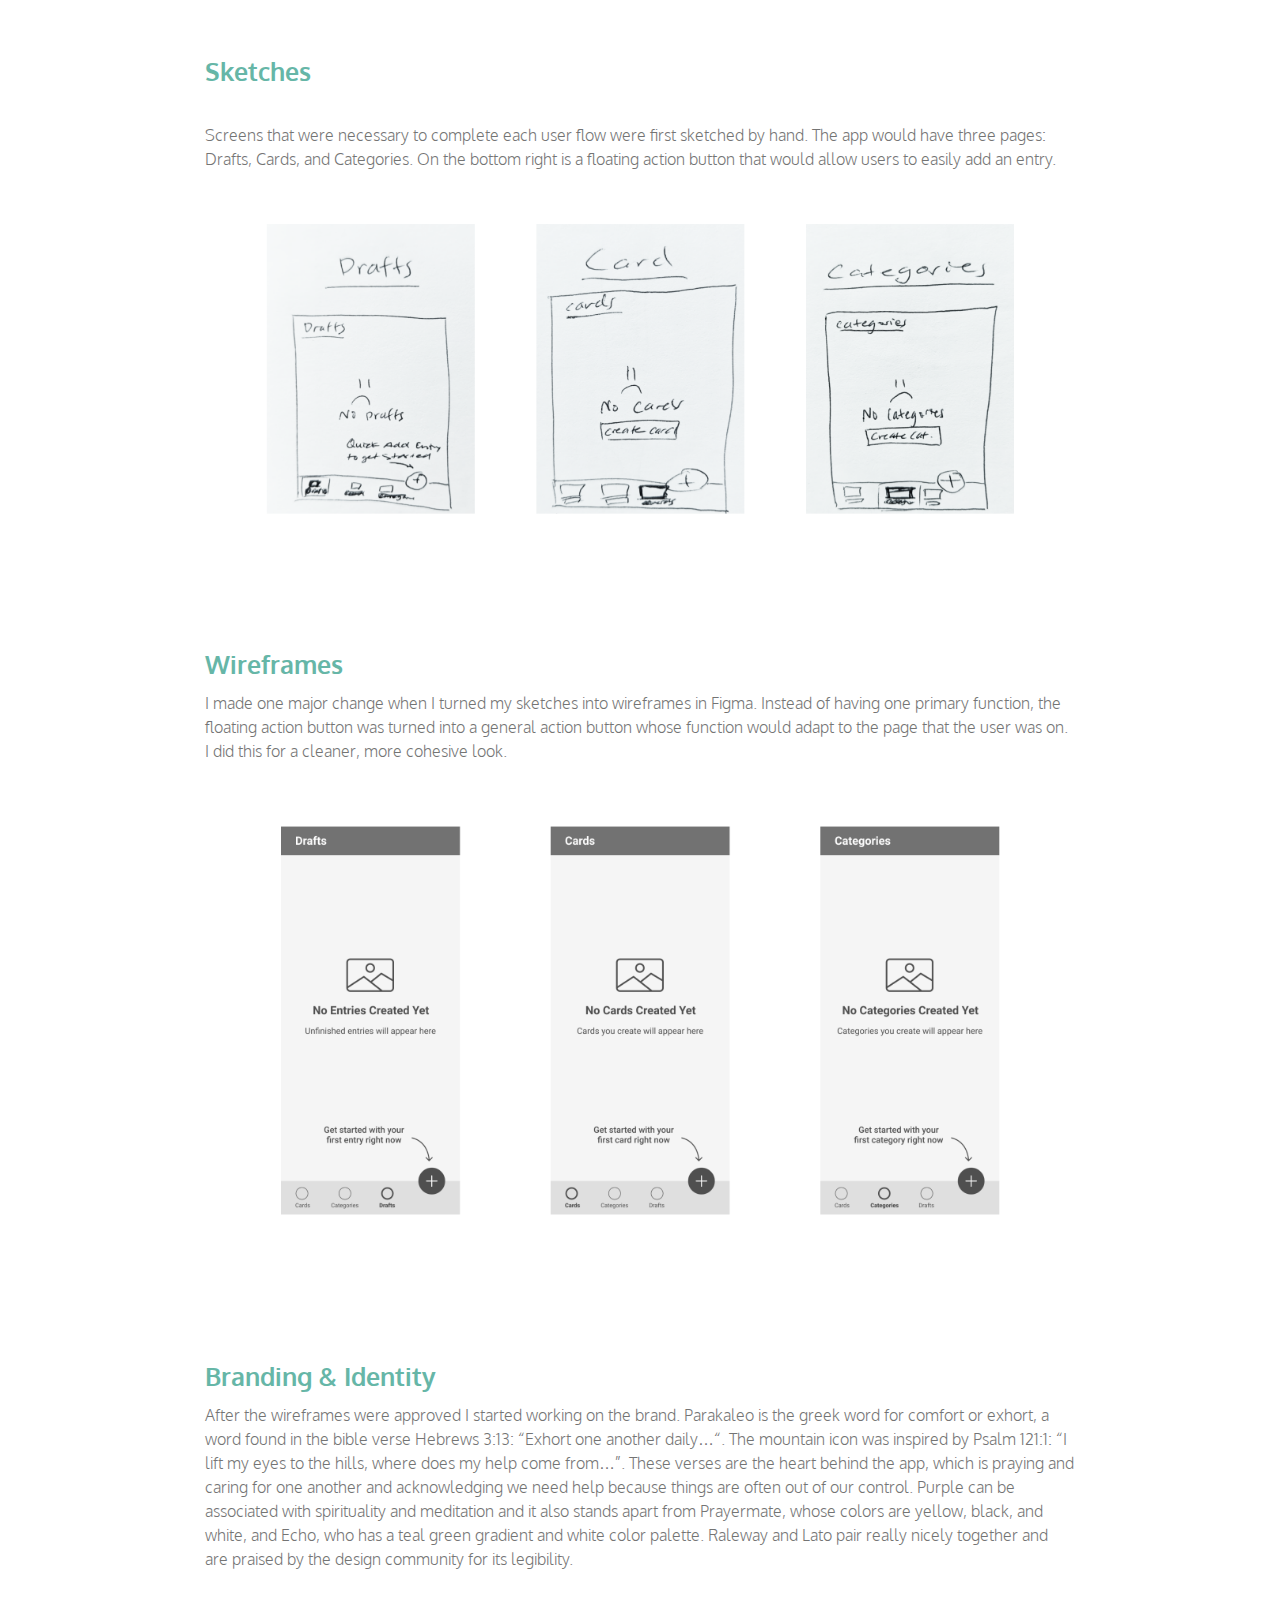
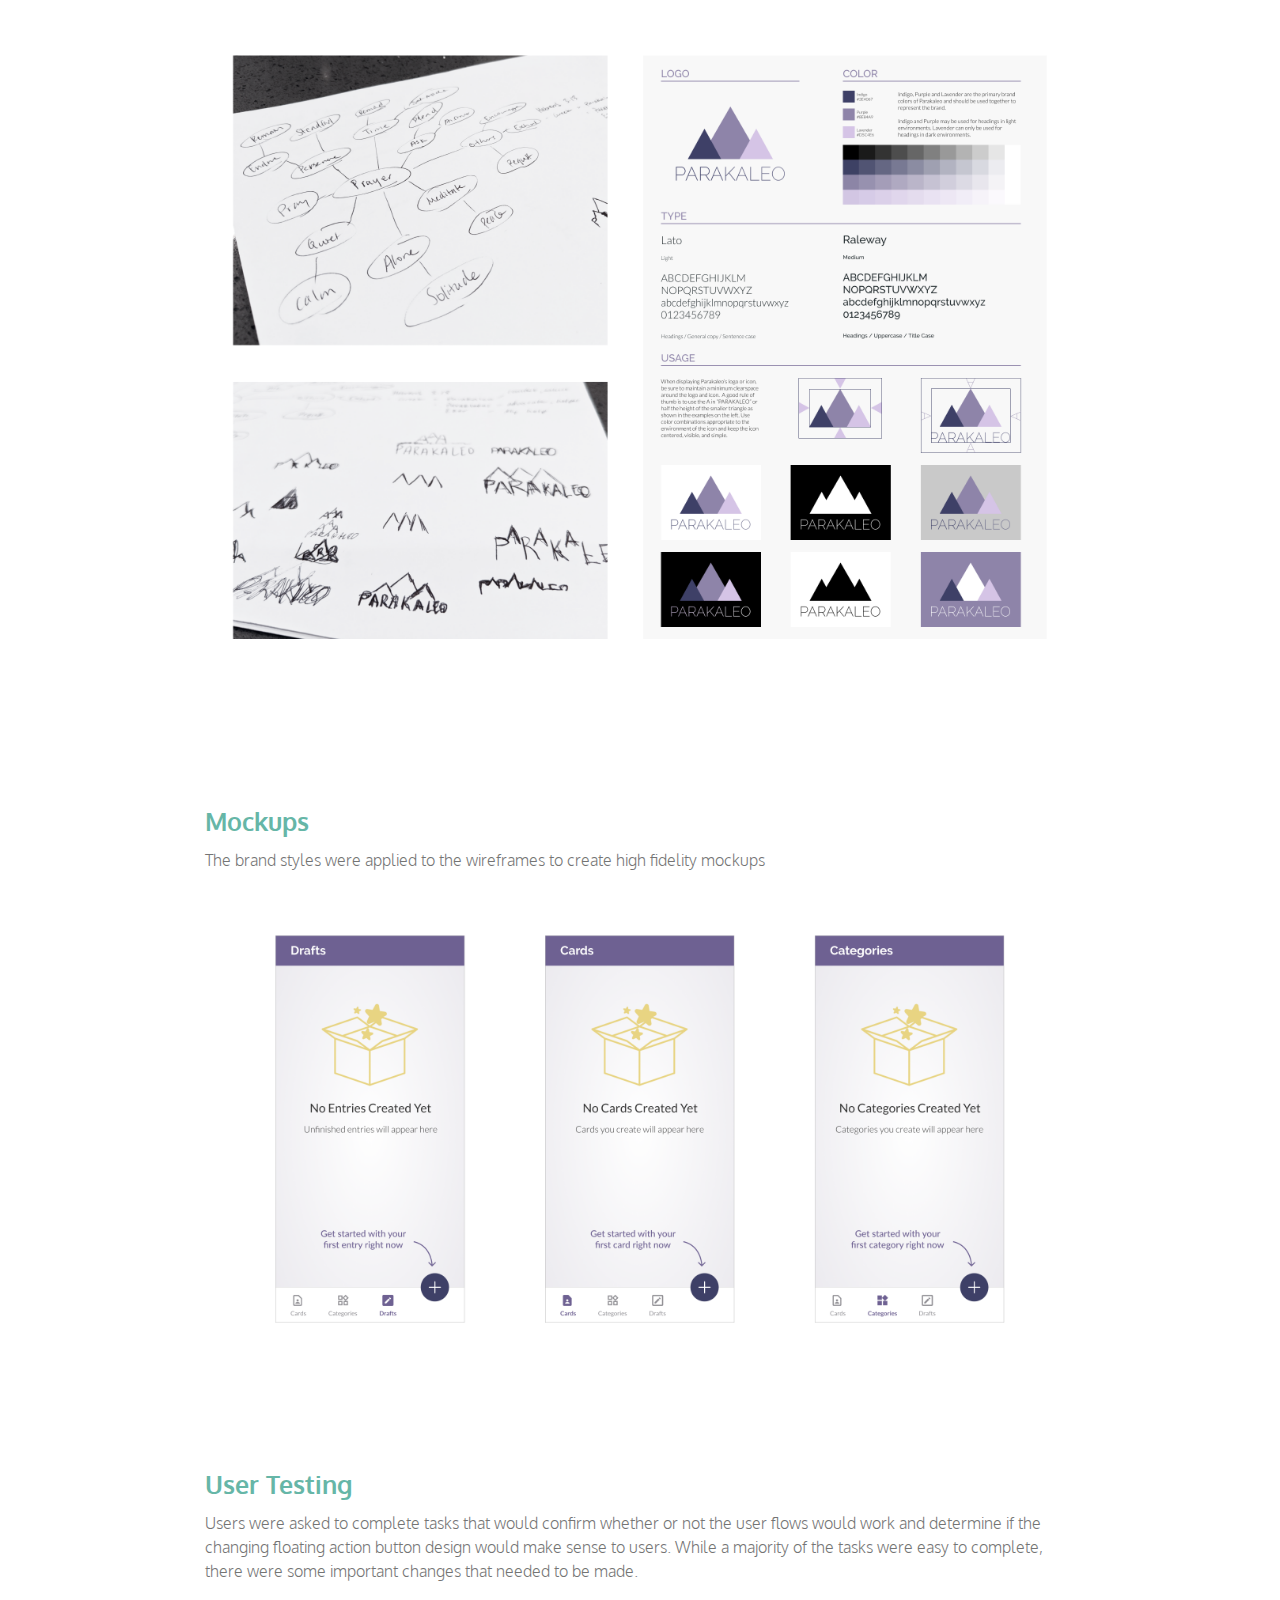
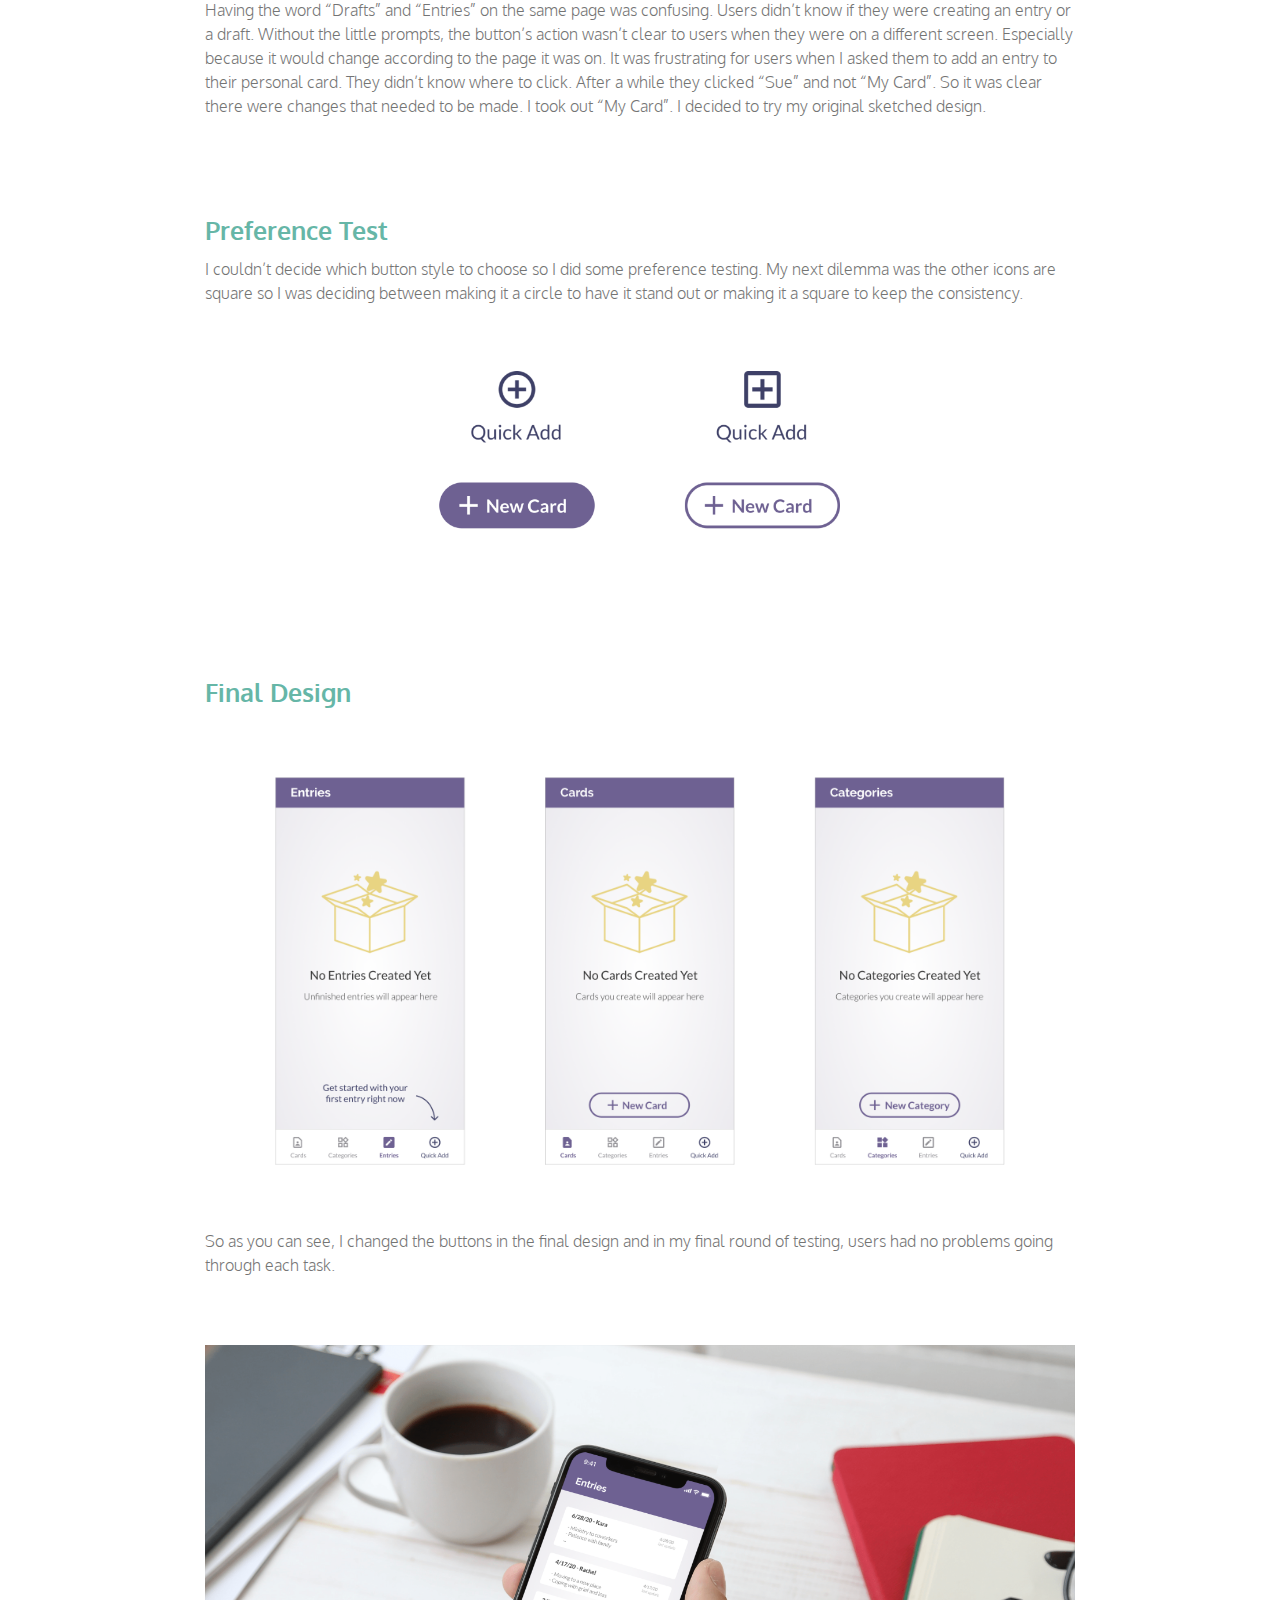
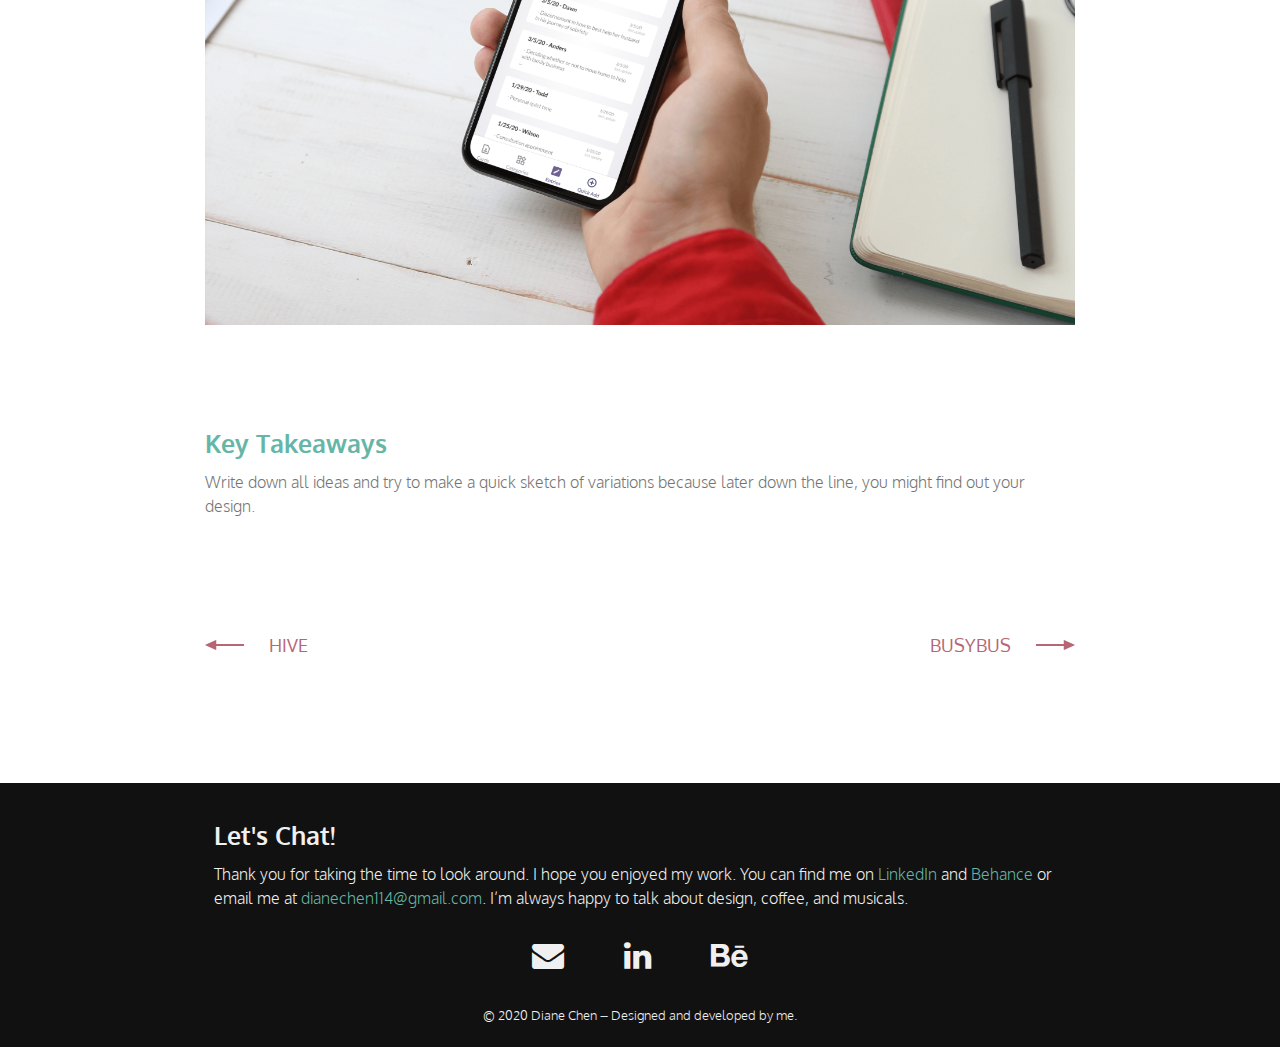
<file: project2.html>
<!DOCTYPE html>
<html lang="en">
<head>
  <title>Portfolio | Diane Chen</title>
  <meta name="viewport" content="width=device-width, initial-scale=1">
  <!-- Font Awesome -->
  <link rel="stylesheet" href="https://cdnjs.cloudflare.com/ajax/libs/font-awesome/4.7.0/css/font-awesome.min.css">
  <!-- Custom Styles -->
  <link rel="stylesheet" href="css/reset.css">
  <link rel="stylesheet" href="css/style.css">
  <link href="https://fonts.googleapis.com/css?family=Lora:400,500,600,700|Oxygen:300,400,500,600,700" rel="stylesheet">
  <link rel="icon" type="image/png" href="images/Logo.png" />
  <link rel="icon" type="image/png" href="https://dianechen.design/images/Logo.png" />
</head>
   <body>
     <div class="container-background">
       <div class="container">
        <!-- Logo and Navigation links -->
        <header>
           <div id="logo">
              <a href="https://dianechen.design/">
              <img src="images/Logo.png" alt="Diane Chen"></a>
           </div>
           <nav>
              <ul id="navMenu">
                 <li><a href="/#projects">WORK</a></li>
                 <li><a href="/about">ABOUT</a></li>
                 <li><a href="/#contact">CONTACT</a></li>
              </ul>
           </nav>
        </header>
        <!-- End Logo and Navigation links -->
        <!-- Wrapper between Header and Footer -->
        <div class="wrapper">
           <!-- Project Intro -->
           <article class="intro">
              <div class="intro-left">
                 <h1 class="intro-heading">Parakaleo</h1>
                 <p class="summary">Parakaleo is a quick and easy solution for jotting down prayer requests.</p>
                 <a href="https://invis.io/68YA982N5JB" target="_blank" class="button">View Prototype</a>
              </div>
              <img
                 src="images/Parakaleo.png"
                 alt="Parakaleo Hero Image"
                 class="hero">
           </article>
           <!-- End Short Bio -->
           <!-- Case Study -->
           <section class="roles">
              <ul class="col1">
                 <li class="three-col-header">ROLE</li>
                 <li>UX Design</li>
                 <li>UI Design</li>
                 <li>Brand & Identity</li>
              </ul>
              <ul class="col2">
                 <li class="three-col-header">DELIVERABLES</li>
                 <li>User Surveys</li>
                 <li>Personas</li>
                 <li>Competitive Analysis</li>
                 <li>User Stories & Flows</li>
                 <li>Lofi & Hifi Prototype</li>
                 <li>Wireframes</li>
                 <li>User Testing</li>
                 <li>Visual Design</li>
              </ul>
              <ul class="col3">
                 <li class="three-col-header">TOOLS</li>
                 <li>Figma</li>
                 <li>Invision</li>
              </ul>
           </section>
           <section class="problem-solution">
                <div class="problem">
                 <h3>Problem</h3>
                 <p>
                   People want an efficient way to keep track of prayer requests.
                 </p>
               </div>
               <div class="solution">
                 <h3>Solution</h3>
                 <p>
                   Design an app that allows people to quickly jot down a prayer request with the ability to organize later.
                 </p>
               </div>
           </section>
           <section class="research">
              <h3>User Research</h3>
              <div class= "data">
                <ul class="col">
                   <li class="percentage">78.8%</li>
                   <li>Participants said the purpose of a prayer app is to keep track of prayers</li>
                </ul>
                <ul class="col">
                   <li class="percentage">31.8%</li>
                   <li>Non-app users still use their phone to keep track of prayer requests</li>
                </ul>
                <ul class="col">
                   <li class="percentage">23.5%</li>
                   <li>Users stopped using a prayer app because it was too complicated</li>
                </ul>
              </div>
           </section>
           <section class="persona">
              <h3>User Persona</h3>
              <p>Based on the results of the survey, I was able to create three user personas.</p>
            <div class="personas">
              <img
                 src="images/P_Anna.png"
                 alt="Parakaleo User Persona Anna"
                 class="Anna">
              <img
                 src="images/P_Kenny.png"
                 alt="Parakaleo User Persona Kenny"
                 class="Kenny">
              <img
                 src="images/P_Lily.png"
                 alt="Parakaleo User Persona Lily"
                 class="Lily">
              </div>
           </section>
           <section class="competitive">
              <h3>Competitive Analysis</h3>
              <p>
                Prayermate acts as a prayer hub and partners with organizations to integrate prayer diaries and lists so users can subscribe to other online content. One drawback of Prayermate is the inefficient amount of steps it takes to write a prayer. Echo exists to help integrate prayer into a daily routine for busy people, offering features like reminders to pray, but lacks the ability to organize content.
              </p>
              <div class="competitor-logo-2">
                 <img
                    src="images/P_Prayermate.png"
                    alt="Parakaleo Competitive Analysis Prayermate"
                    class="prayermate">
                 <img
                    src="images/P_Echo.png"
                    alt="Parakelo Competitive Analysis Echo Prayer"
                    class="echo">
              </div>
           </section>
           <section class="stories">
              <h3>User Stories & Flow</h3>
              <p>From these User Personas I was able to create some user stories and I mapped out the top 5 user stories into flows:</p>
              <ul>
                 <li>- I want to quickly create an entry</li>
                 <li>- I want to create a subject</li>
                 <li>- I want to create a category</li>
                 <li>- I want to look back at past entries</li>
                 <li>- I want to make an entry to a personal list</li>
              </ul>
              <img
                 src="images/P_User_Flows.png"
                 alt="Parakaleo User Flows"
                 class="full">
           </section>
           <section class="sketches">
             <div class="wireframe-wrapper">
              <h3>Sketches</h3>
                 <p class="wireframe">Screens that were necessary to complete each user flow were first sketched by hand. The app would have three pages: Drafts, Cards, and Categories. On the bottom right is a floating action button that would allow users to easily add an entry.</p>
                 <img
                    src="images/P_Sketch.png"
                    alt="Parakaleo Sketches"
                    class="full">
           </section>
           <section class="wireframes">
              <h3>Wireframes</h3>
               <p>I made one major change when I turned my sketches into wireframes in Figma. Instead of having one primary function, the floating action button was turned into a general action button whose function would adapt to the page that the user was on. I did this for a cleaner, more cohesive look.</p>
               <img
                  src="images/P_Wireframe.png"
                  alt="Parakaleo Low Fidelity Wireframe"
                  class="full">
           </section>
           <section class="branding">
              <h3>Branding & Identity</h3>
              <p>
                After the wireframes were approved I started working on the brand. Parakaleo is the greek word for comfort or exhort, a word found in the bible verse Hebrews 3:13: “Exhort one another daily…“. The mountain icon was inspired by Psalm 121:1: “I lift my eyes to the hills, where does my help come from…”. These verses are the heart behind the app, which is praying and caring for one another and acknowledging we need help because things are often out of our control. Purple can be associated with spirituality and meditation and it also stands apart from Prayermate, whose colors are yellow, black, and white, and Echo, who has a teal green gradient and white color palette. Raleway and Lato pair really nicely together and are praised by the design community for its legibility.
              </p>
              <img
                 src="images/P_Brand.png"
                 alt="Parakaleo Branding and Identity"
                 class="full">
           </section>
           <section class="mockup">
              <h3>Mockups</h3>
              <p>
                The brand styles were applied to the wireframes to create high fidelity mockups
              </p>
              <img
                 src="images/P_Mockup.png"
                 alt="Parakaleo High Fidelity Mockups"
                 class="full">
           </section>
           <section class="testing">
              <h3>User Testing</h3>
              <p>
                Users were asked to complete tasks that would confirm whether or not the user flows would work and determine if the changing floating action button design would make sense to users. While a majority of the tasks were easy to complete, there were some important changes that needed to be made.
              </p>
              <p>
                Having the word “Drafts” and “Entries” on the same page was confusing. Users didn’t know if they were creating an entry or a draft. Without the little prompts, the button’s action wasn’t clear to users when they were on a different screen. Especially because it would change according to the page it was on. It was frustrating for users when I asked them to add an entry to their personal card. They didn’t know where to click. After a while they clicked “Sue” and not “My Card”. So it was clear there were changes that needed to be made. I took out “My Card”. I decided to try my original sketched design.
              </p>
           </section>
           <section class="preference">
              <h3>Preference Test</h3>
              <p>
                I couldn’t decide which button style to choose so I did some preference testing. My next dilemma was the other icons are square so I was deciding between making it a circle to have it stand out or making it a square to keep the consistency.
              </p>
              <img
                 src="images/P_Preference.png"
                 alt="Parakaleo Preference Test Button Styles"
                 class="full">
           </section>
           <section class="final">
              <h3>Final Design</h3>
              <img
                 src="images/P_Final.png"
                 alt="Parakaleo Final Design Screens"
                 class="full">
              <br>
              <p>So as you can see, I changed the buttons in the final design and in my final round of testing, users had no problems going through each task.</p>
              <br>
              <br>
              <img
                  src="images/P_Final_Mockup.png"
                  alt="Parakaleo Final Design Mockup"
                  class="full">
           </section>
           <section class="takeaways">
              <h3>Key Takeaways</h3>
              <p>
                Write down all ideas and try to make a quick sketch of variations because later down the line, you might find out your design.
              </p>
           </section>
           <!-- End Case Study Section -->

           <!-- Previous and Next Case Studies -->
           <section class="navigation">
             <div class="left-page">
              <div class="left-arrow">
                <svg width="39" height="12" viewBox="0 0 39 12" fill="none" xmlns="http://www.w3.org/2000/svg">
                <path d="M0.393115 5.8184C0.238265 5.88992 0.238265 6.11001 0.393115 6.18154L10.9661 11.065C11.0987 11.1262 11.25 11.0294 11.25 10.8834V6.99997H39V4.99997H11.25V1.1165C11.25 0.970513 11.0987 0.873715 10.9661 0.934927L0.393115 5.8184Z" fill="#B66675"/>
                </svg>
              </div>
              <a href="/project1"><h5 class="left-arrow-text">HIVE</h5></a>
             </div>
             <div class="right-page">
               <a href="/project3"><h5 class="right-arrow-text">BUSYBUS</h5></a>
               <div class="right-arrow">
                 <svg width="39" height="12" viewBox="0 0 39 12" fill="none" xmlns="http://www.w3.org/2000/svg">
                 <path d="M38.6069 6.18154C38.7617 6.11002 38.7617 5.88992 38.6069 5.8184L28.0339 0.934927C27.9013 0.873715 27.75 0.970514 27.75 1.1165V4.99997H0V6.99997H27.75V10.8834C27.75 11.0294 27.9013 11.1262 28.0339 11.065L38.6069 6.18154Z" fill="#B66675"/>
                 </svg>
              </div>
             </div>
           </section>
           <!-- End Previous and Next Case Studies -->

        </div>
        <!-- End Wrapper -->
      </div>
        <!-- Footer & Icons -->
        <footer>
          <div id="contact">
           <div class="footer-container">
              <div class="footer-text">
                 <h3>Let's Chat!</h3>
                 <p>Thank you for taking the time to look around. I hope you enjoyed my work. You can find me on <a href="https://www.linkedin.com/in/dianechen114">LinkedIn</a> and <a href="https://www.behance.net/dianechen114">Behance</a> or email me at <a href="mailto:dianechen114@gmail.com">dianechen114@gmail.com</a>. I’m always happy to talk about design, coffee, and musicals.</p>
              </div>
              <div class="contact">
                 <a href="mailto:dianechen114@gmail.com">
                 <i class="fa fa-envelope fa-2x"></i>
                 </a>
                 <a href="https://www.linkedin.com/in/dianechen114" target="_blank">
                 <i class="fa fa-linkedin fa-2x"></i>
                 </a>
                 <a href="https://www.behance.net/dianechen114" target="_blank">
                 <i class="fa fa-behance fa-2x"></i>
                 </a>
              </div>
              <div class="copyright">
                © 2020 Diane Chen – Designed and developed by me.
              </div>
            </div>
         </div>
        </footer>
        <!-- End Footer & Icons -->
    </div>
    <!-- Global site tag (gtag.js) - Google Analytics -->
      <script async src="https://www.googletagmanager.com/gtag/js?id=UA-177294383-1"></script>
      <script>
        window.dataLayer = window.dataLayer || [];
        function gtag(){dataLayer.push(arguments);}
        gtag('js', new Date());

        gtag('config', 'UA-177294383-1');
      </script>
   </body>
</html>
</file>
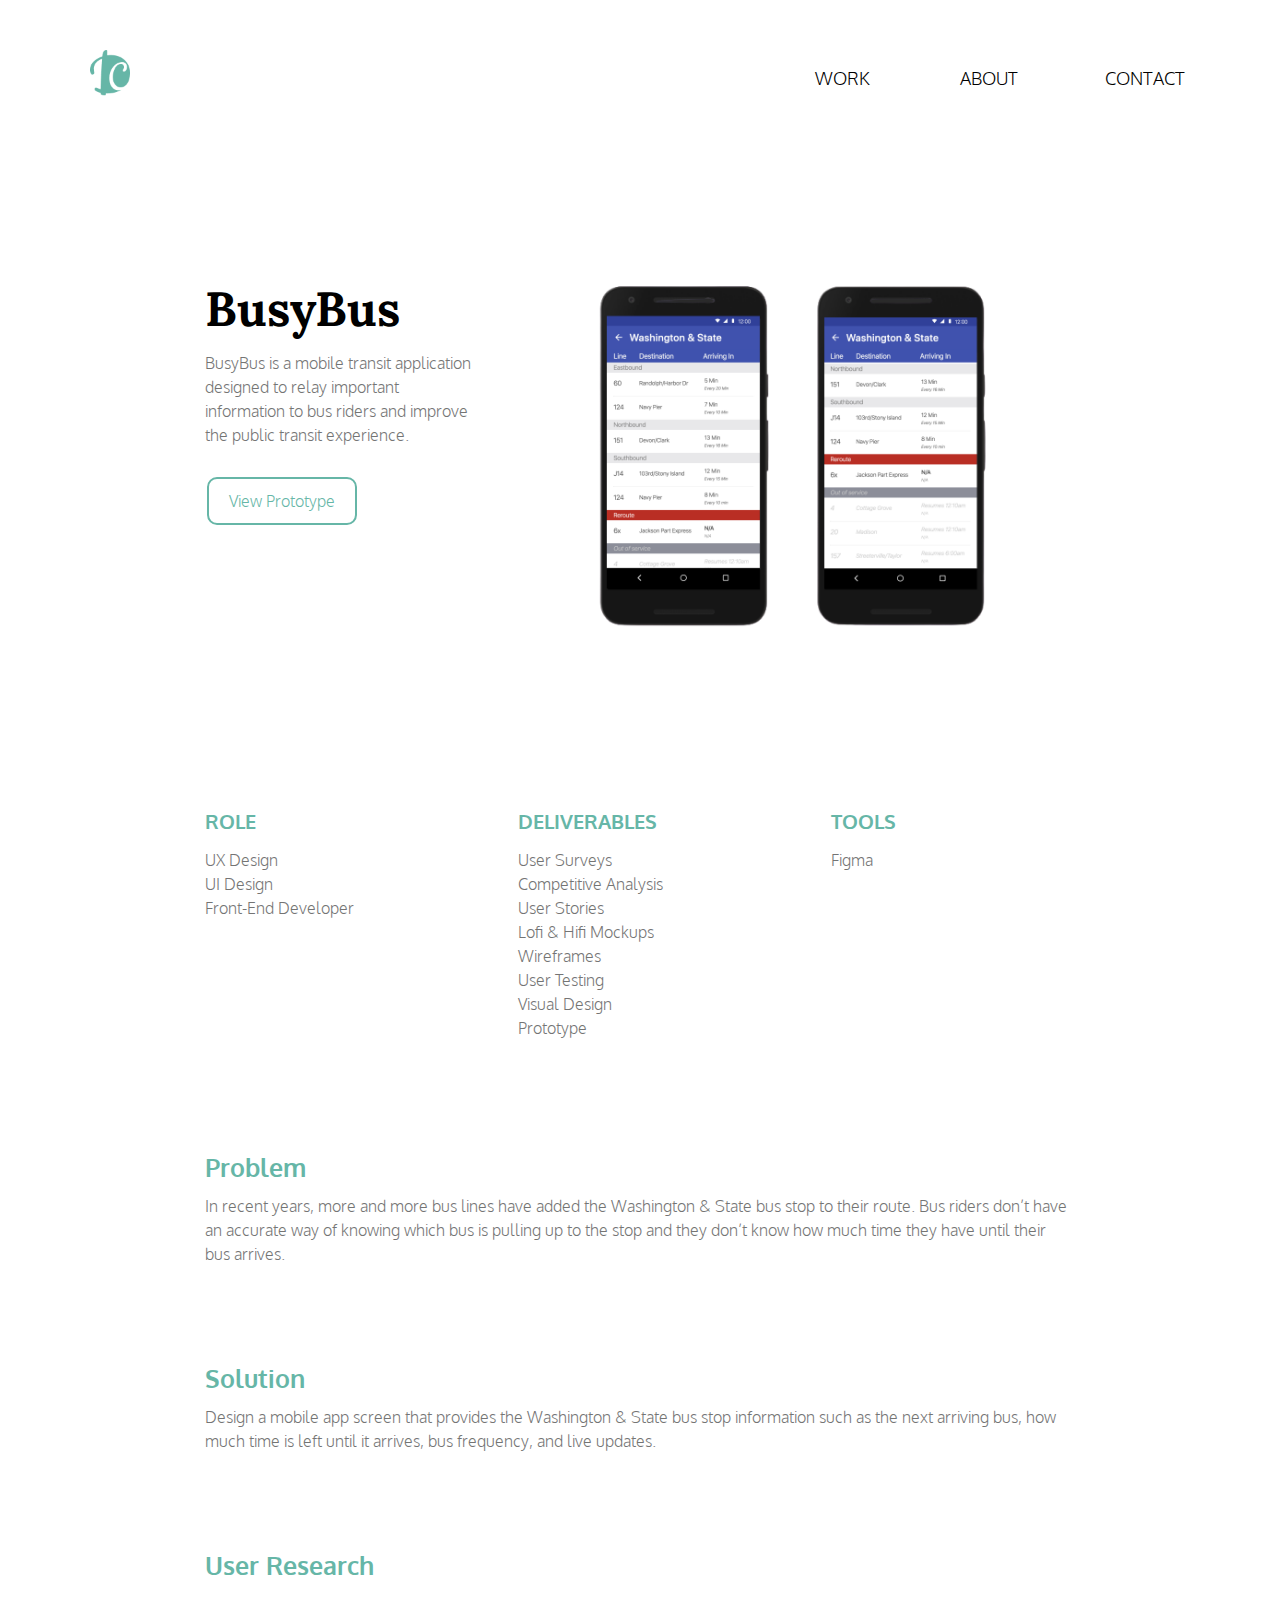
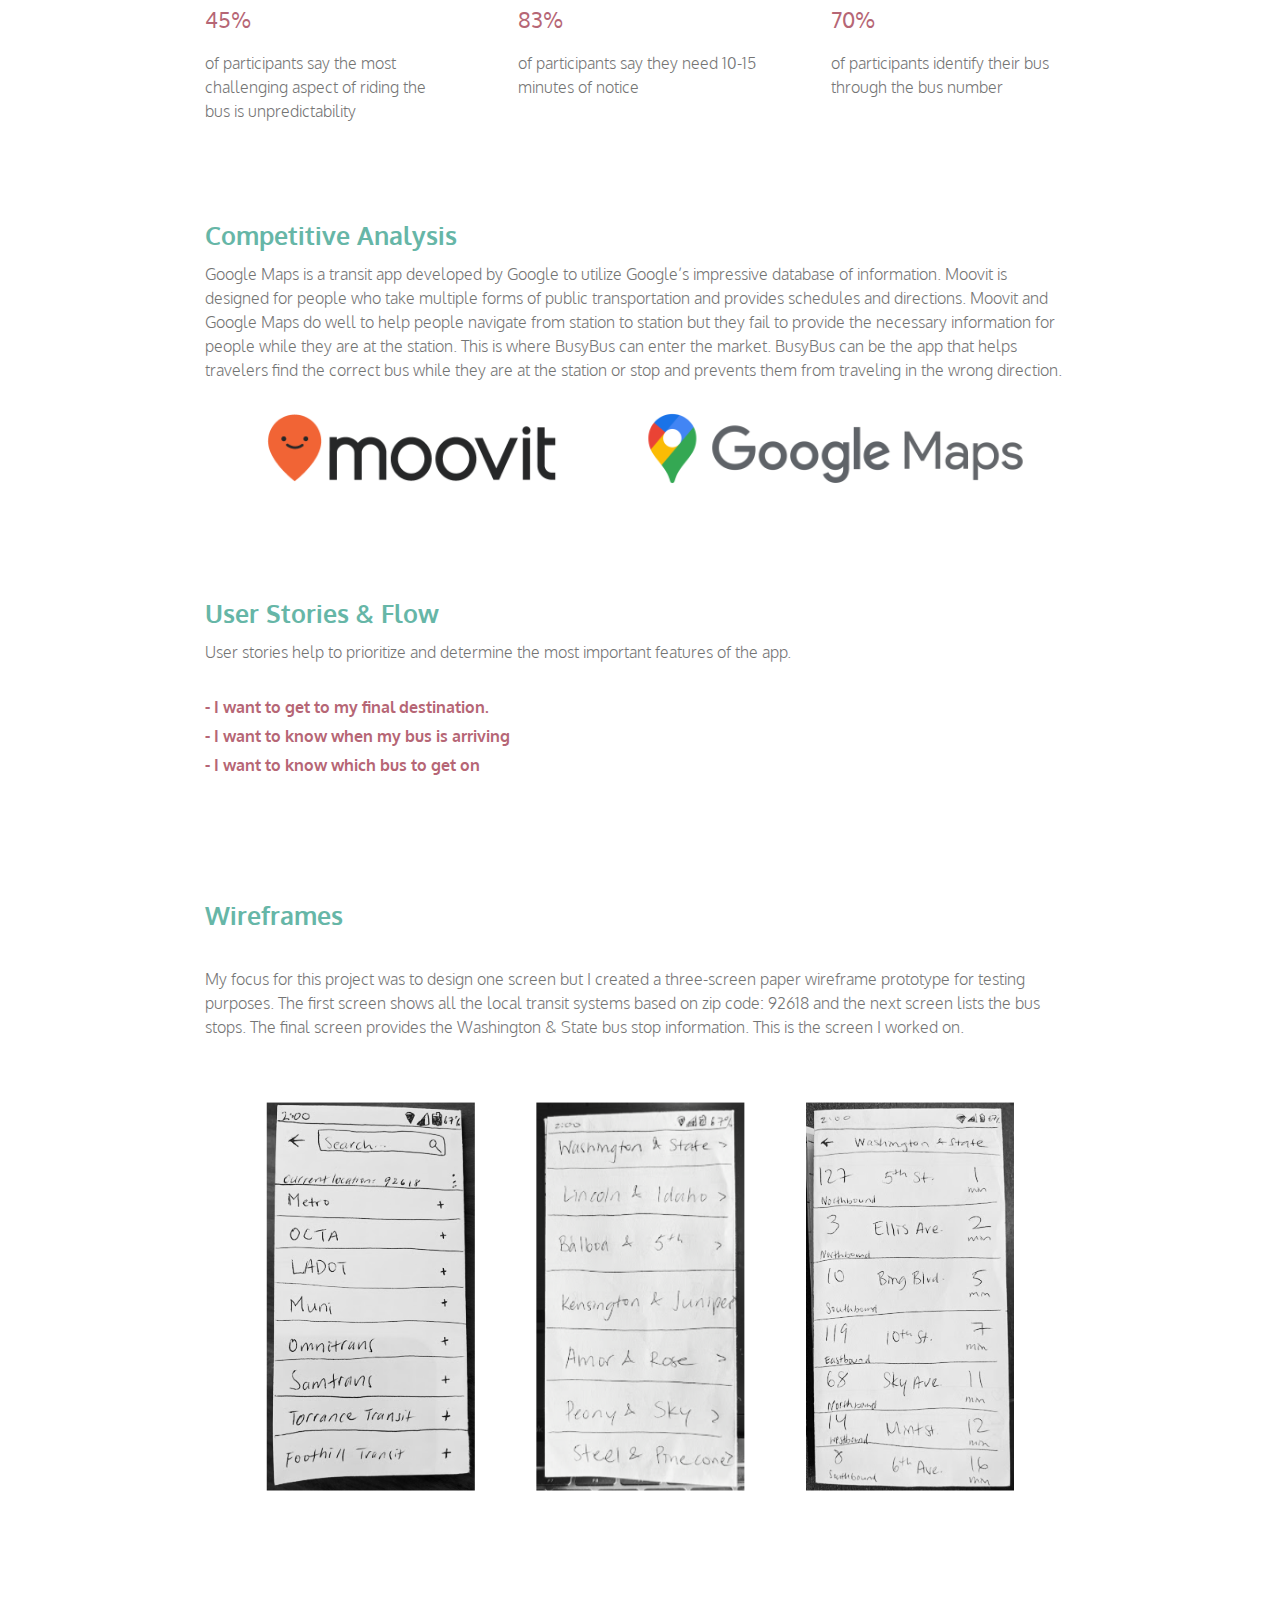
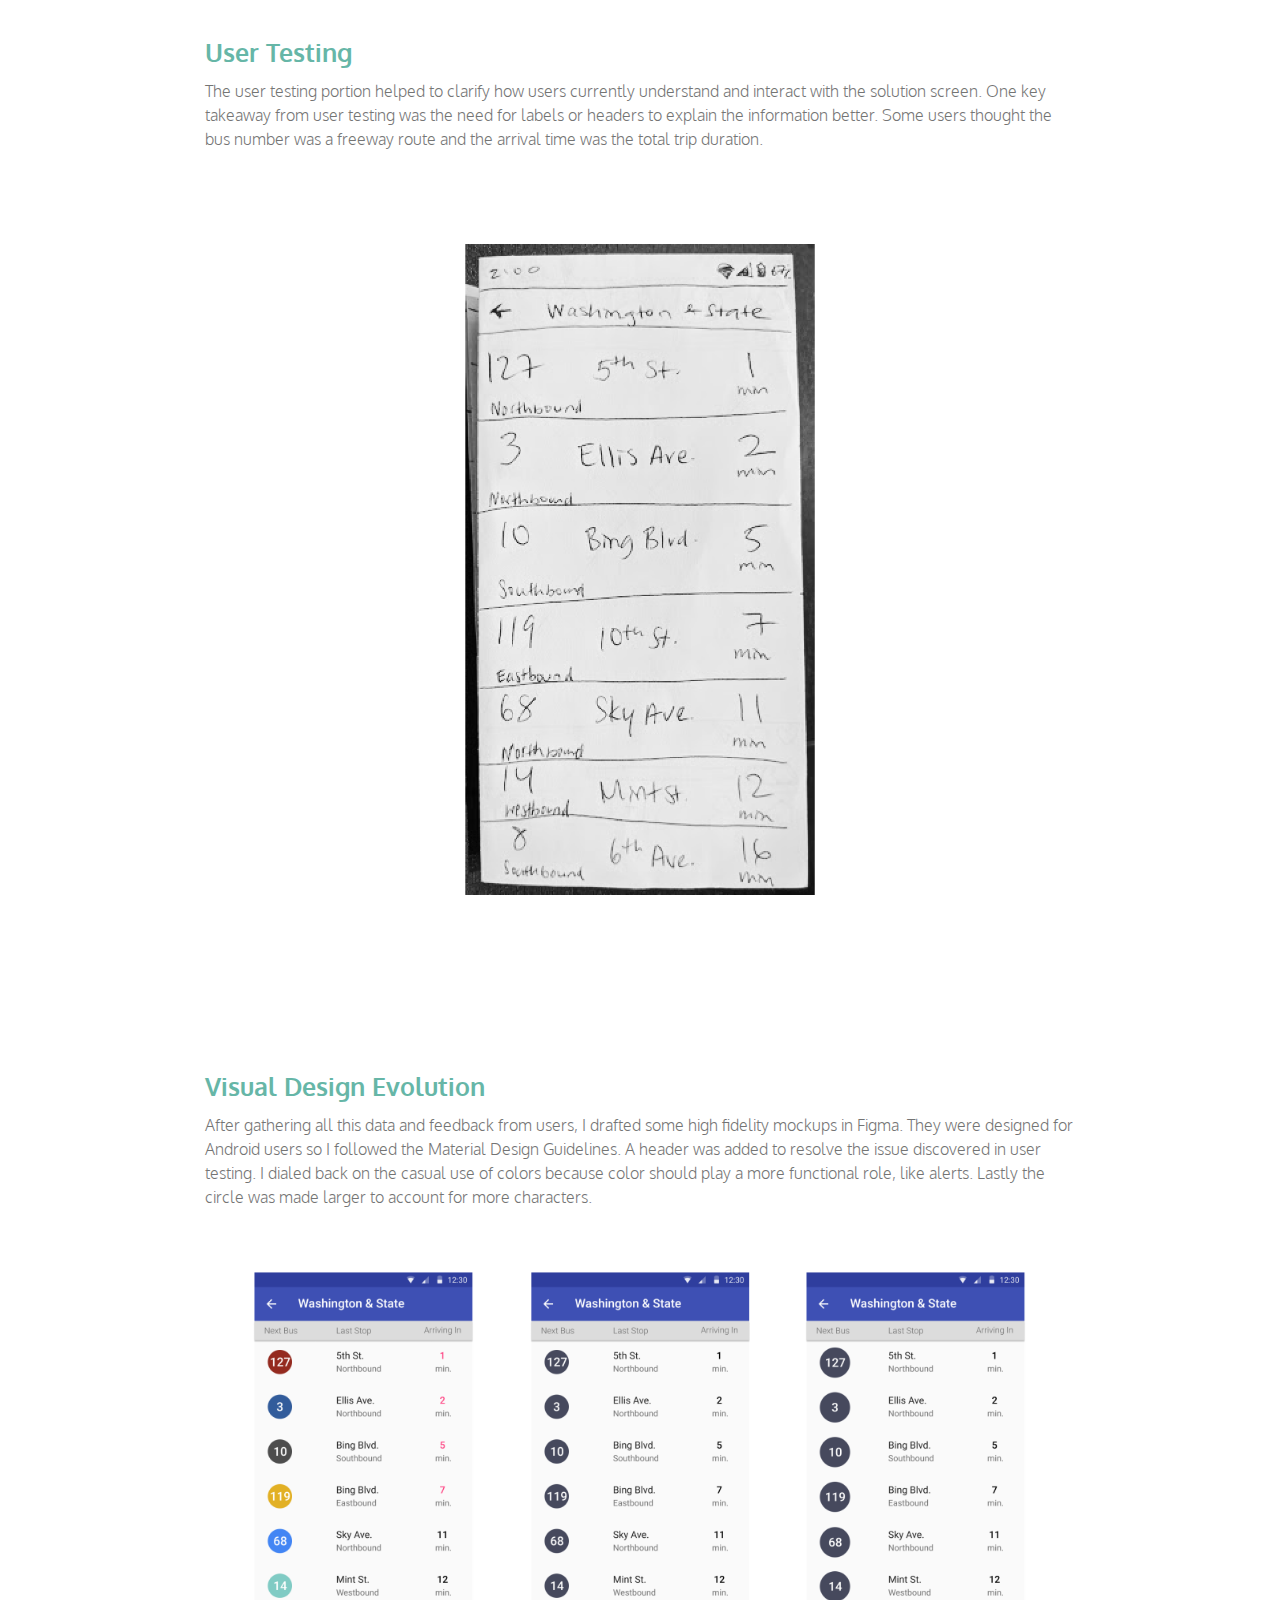
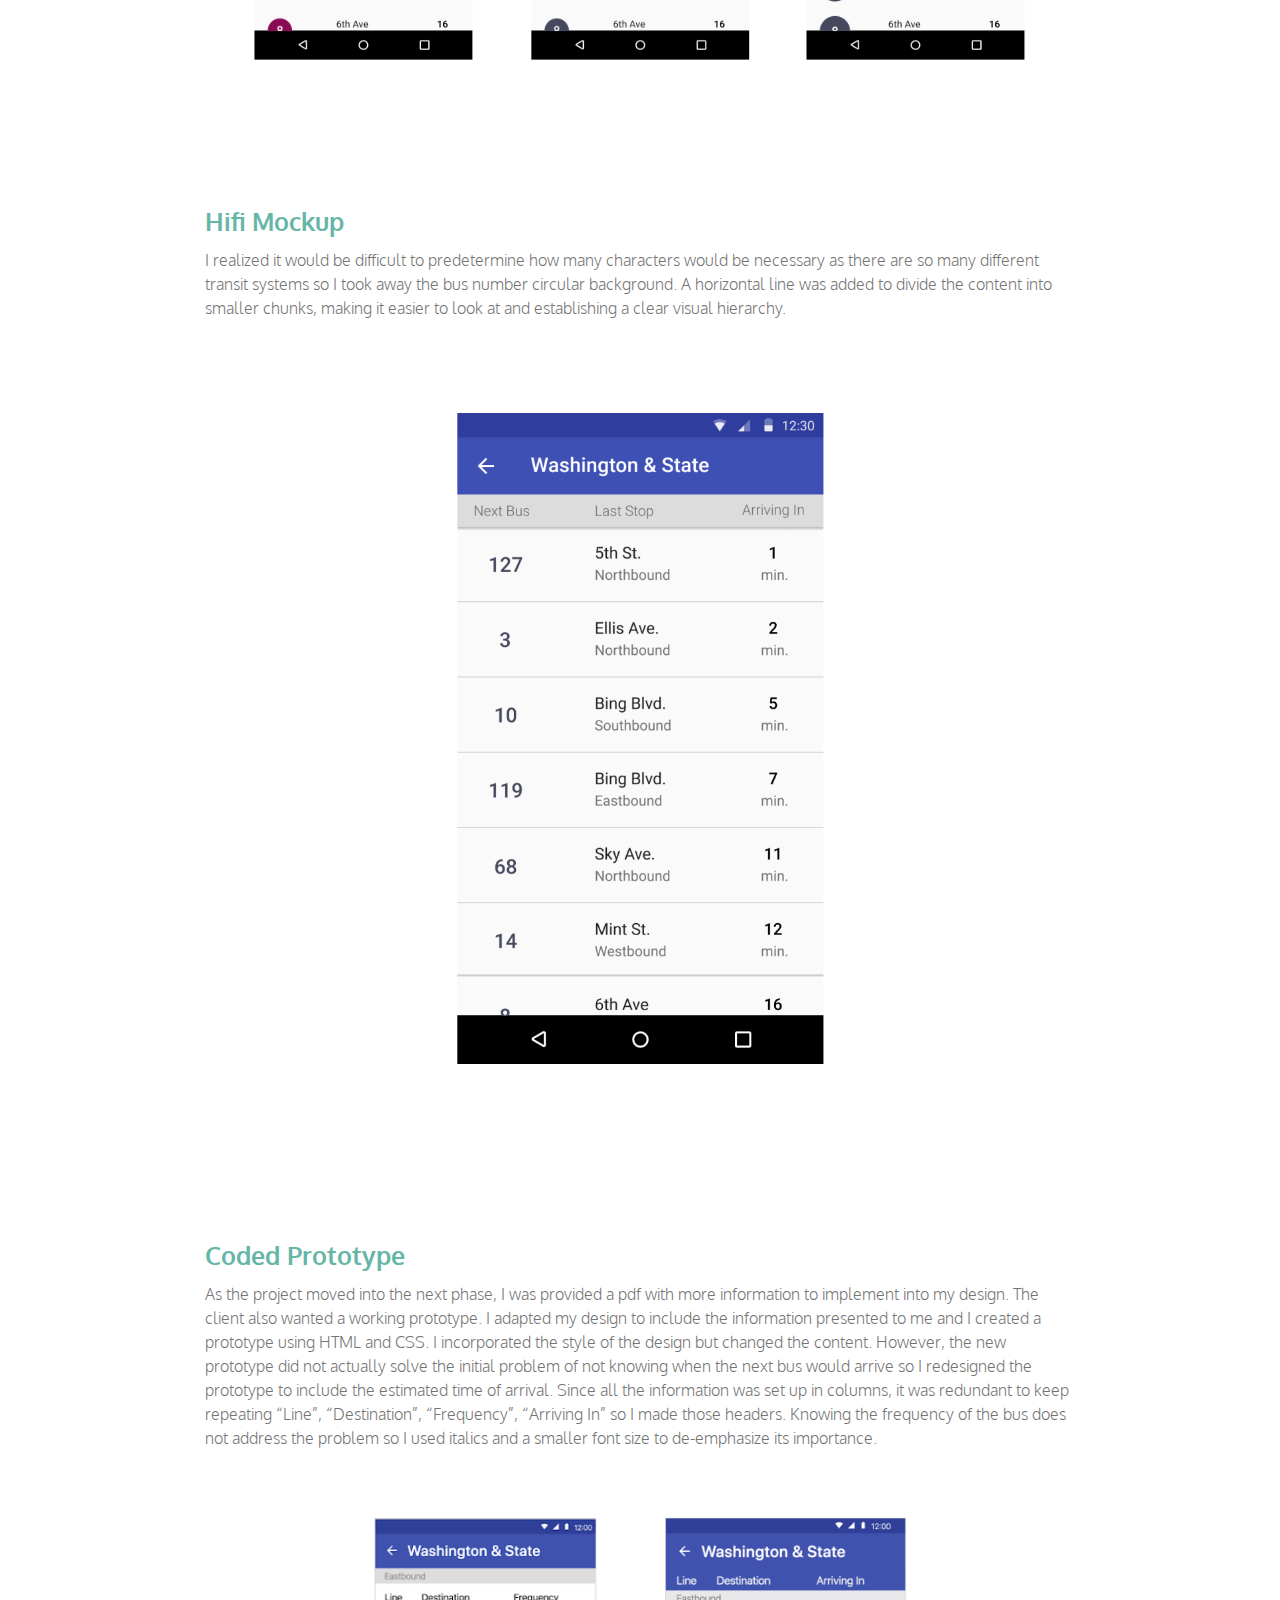
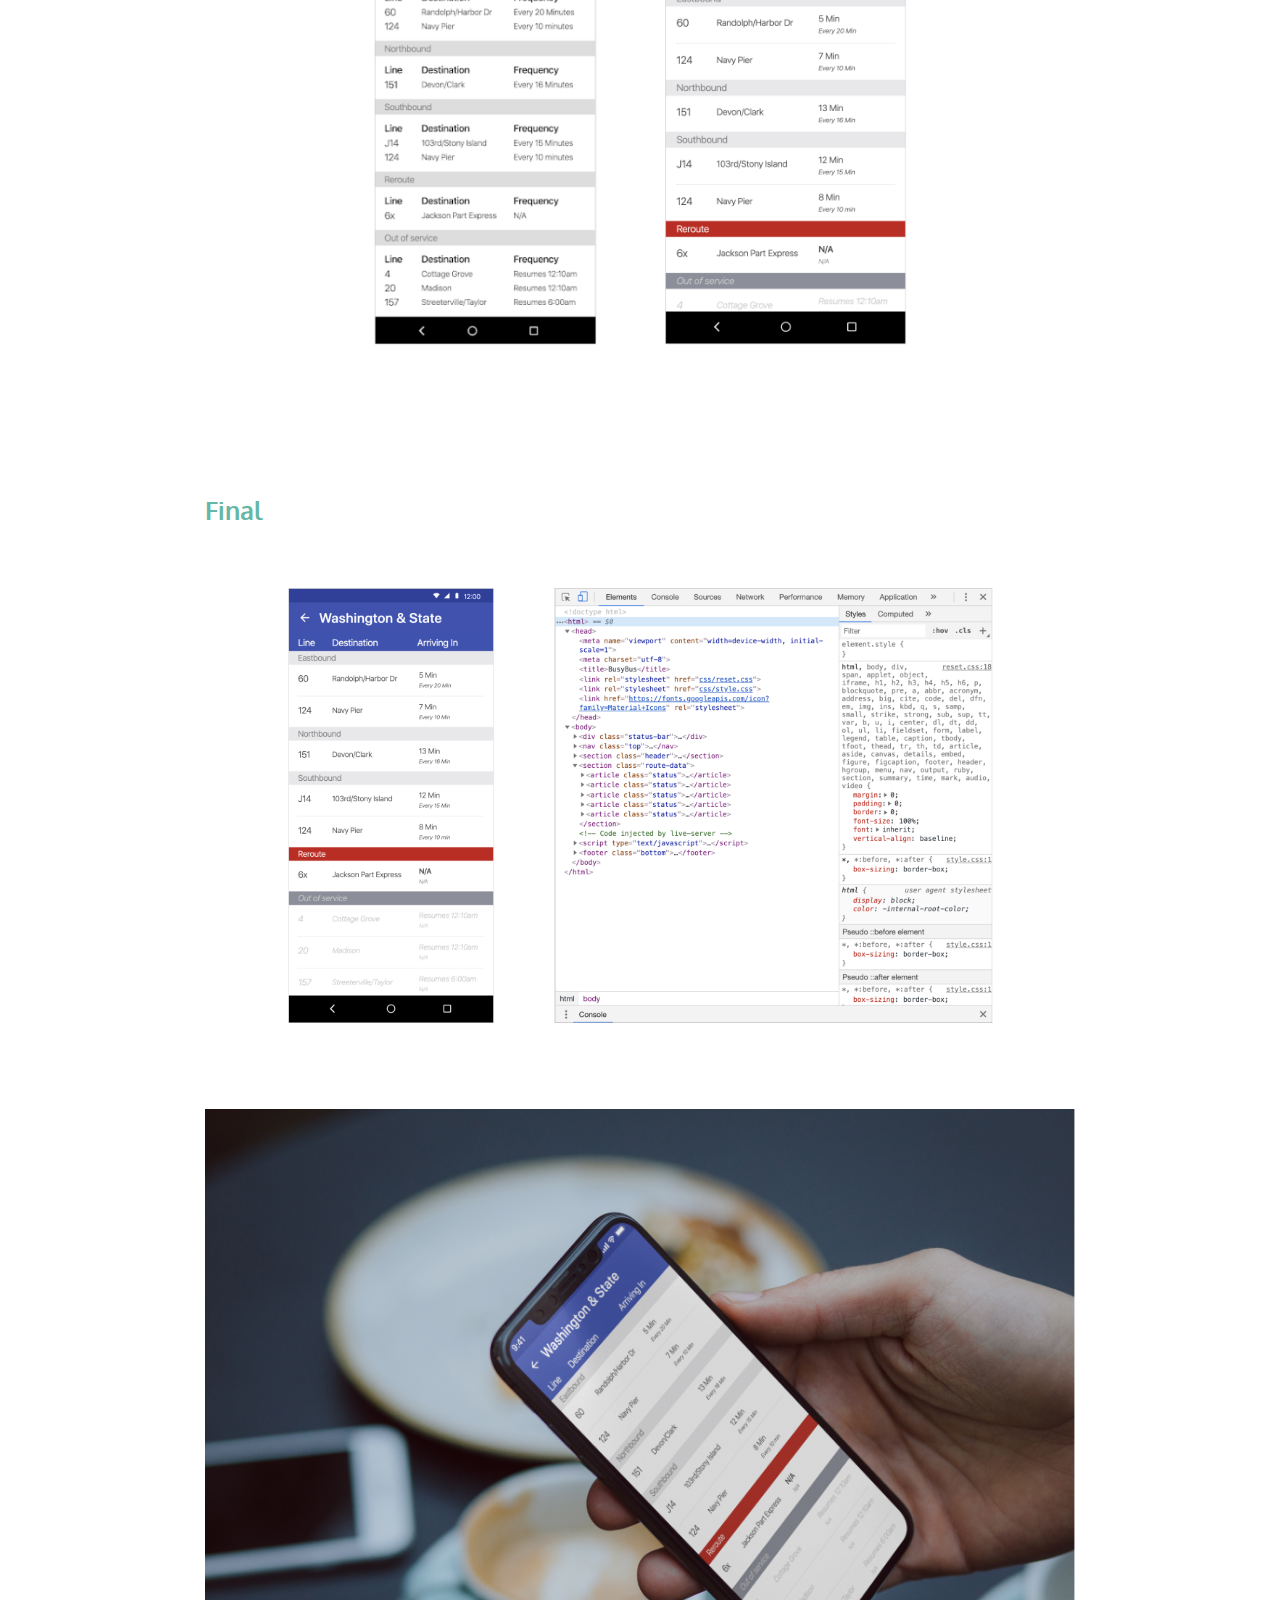
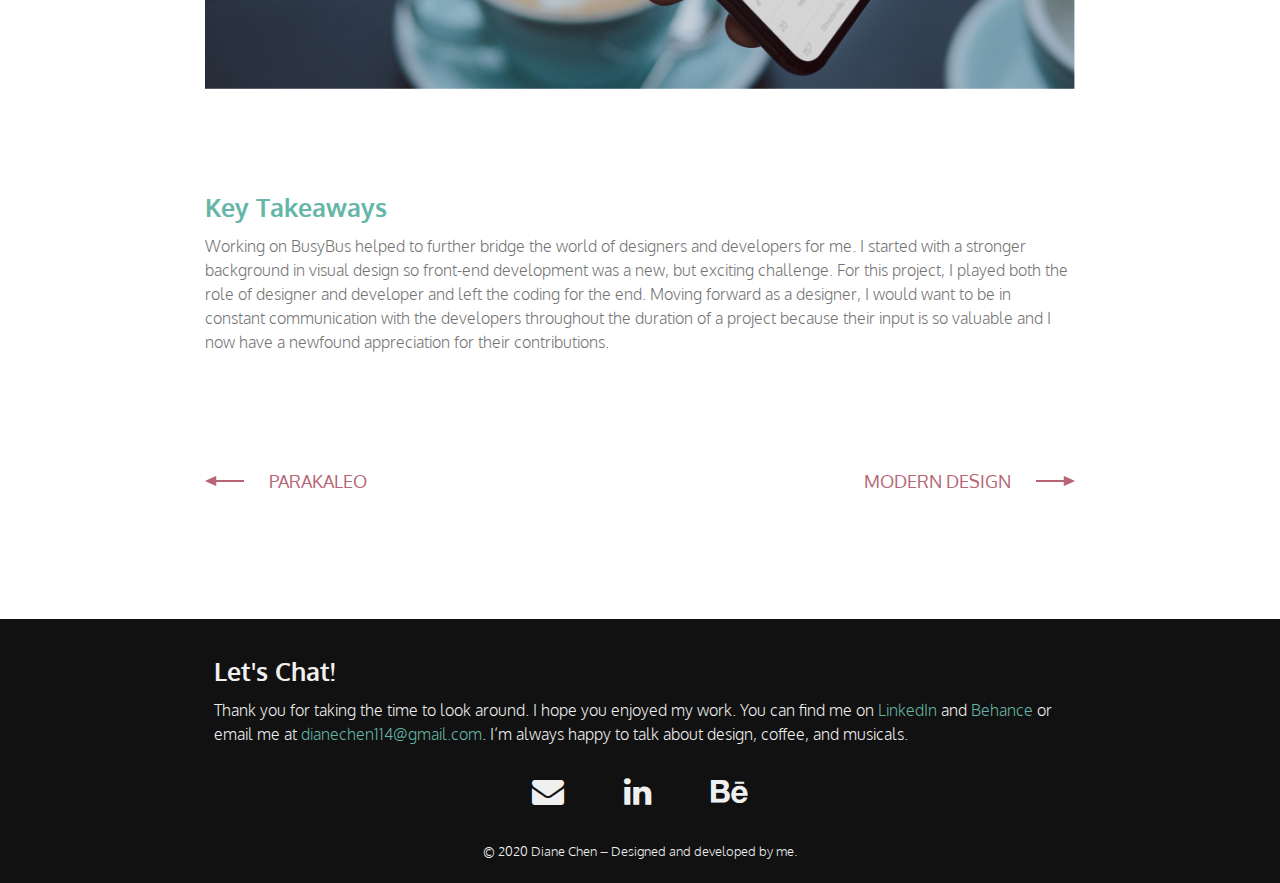
<file: project3.html>
<!DOCTYPE html>
<html lang="en">
<head>
  <title>Portfolio | Diane Chen</title>
  <meta name="viewport" content="width=device-width, initial-scale=1">
  <!-- Font Awesome -->
  <link rel="stylesheet" href="https://cdnjs.cloudflare.com/ajax/libs/font-awesome/4.7.0/css/font-awesome.min.css">
  <!-- Custom Styles -->
  <link rel="stylesheet" href="css/reset.css">
  <link rel="stylesheet" href="css/style.css">
  <link href="https://fonts.googleapis.com/css?family=Lora:400,500,600,700|Oxygen:300,400,500,600,700" rel="stylesheet">
  <link rel="icon" type="image/png" href="images/Logo.png" />
  <link rel="icon" type="image/png" href="https://dianechen.design/images/Logo.png" />
</head>
   <body>
     <div class="container-background">
       <div class="container">
        <!-- Logo and Navigation links -->
        <header>
           <div id="logo">
              <a href="https://dianechen.design/">
              <img src="images/Logo.png" alt="Diane Chen"></a>
           </div>
           <nav>
              <ul id="navMenu">
                 <li><a href="/#projects">WORK</a></li>
                 <li><a href="/about">ABOUT</a></li>
                 <li><a href="/#contact">CONTACT</a></li>
              </ul>
           </nav>
        </header>
        <!-- End Logo and Navigation links -->
        <!-- Wrapper between Header and Footer -->
        <div class="wrapper">
           <!-- Project Intro -->
           <article class="intro">
              <div class="intro-left">
                 <h1 class="intro-heading">BusyBus</h1>
                 <p class="summary">BusyBus is a mobile transit application designed to relay important information to bus riders and improve the public transit experience.</p>
                 <a href="/busy-bus" target="_blank" class="button">View Prototype</a>
              </div>
              <img
                 src="images/Bus_Hero.png"
                 alt="BusyBus Hero Image"
                 class="hero">
           </article>
           <!-- End Short Bio -->
           <!-- Case Study -->
           <section class="roles">
              <ul class="col1">
                 <li class="three-col-header">ROLE</li>
                 <li>UX Design</li>
                 <li>UI Design</li>
                 <li>Front-End Developer</li>
              </ul>
              <ul class="col2">
                 <li class="three-col-header">DELIVERABLES</li>
                 <li>User Surveys</li>
                 <li>Competitive Analysis</li>
                 <li>User Stories</li>
                 <li>Lofi & Hifi Mockups</li>
                 <li>Wireframes</li>
                 <li>User Testing</li>
                 <li>Visual Design</li>
                 <li>Prototype</li>
              </ul>
              <ul class="col3">
                 <li class="three-col-header">TOOLS</li>
                 <li>Figma</li>
              </ul>
           </section>
           <section class="problem">
              <h3>Problem</h3>
              <p>
                In recent years, more and more bus lines have added the Washington & State bus stop to their route. Bus riders don’t have an accurate way of knowing which bus is pulling up to the stop and they don’t know how much time they have until their bus arrives.
              </p>
           </section>
           <section class="solution">
              <h3>Solution</h3>
              <p>
                Design a mobile app screen that provides the Washington & State bus stop information such as the next arriving bus, how much time is left until it arrives, bus frequency, and live updates.
              </p>
           </section>
           <section class="research">
              <h3>User Research</h3>
              <div class= "data">
                <ul class="col">
                   <li class="percentage">45%</li>
                   <li>of participants say the most challenging aspect of riding the bus is unpredictability</li>
                </ul>
                <ul class="col">
                   <li class="percentage">83%</li>
                   <li>of participants say they need 10-15 minutes of notice</li>
                </ul>
                <ul class="col">
                   <li class="percentage">70%</li>
                   <li>of participants identify their bus through the bus number</li>
                </ul>
              </div>
           </section>
           <section class="competitive">
              <h3>Competitive Analysis</h3>
              <p>
                Google Maps is a transit app developed by Google to utilize Google’s impressive database of information. Moovit is designed for people who take multiple forms of public transportation and provides schedules and directions. Moovit and Google Maps do well to help people navigate from station to station but they fail to provide the necessary information for people while they are at the station. This is where BusyBus can enter the market. BusyBus can be the app that helps travelers find the correct bus while they are at the station or stop and prevents them from traveling in the wrong direction.
              </p>
              <div class="competitor-logo-2">
                 <img
                    src="images/Moovit.png"
                    alt="BusyBus Competitive Analysis Moovit"
                    class="moovit">
                 <img
                    src="images/Google_Maps.png"
                    alt="BusyBus Competitive Analysis Google Maps"
                    class="google">
              </div>
           </section>
           <section class="stories">
              <h3>User Stories & Flow</h3>
              <p>User stories help to prioritize and determine the most important features of the app.</p>
              <ul>
                 <li>- I want to get to my final destination.</li>
                 <li>- I want to know when my bus is arriving</li>
                 <li>- I want to know which bus to get on</li>
              </ul>
           </section>
           <section class="wireframes">
             <div class="wireframe-wrapper">
              <h3>Wireframes</h3>
                 <p class="wireframe">My focus for this project was to design one screen but I created a three-screen paper wireframe prototype for testing purposes. The first screen shows all the local transit systems based on zip code: 92618 and the next screen lists the bus stops. The final screen provides the Washington & State bus stop information. This is the screen I worked on.</p>
                 <img
                    src="images/Bus_Sketch.png"
                    alt="BusyBus Three Screen Paper Prototype Sketch"
                    class="full">
           </section>
           <section class="testing">
              <h3>User Testing</h3>
              <p>The user testing portion helped to clarify how users currently understand and interact with the solution screen. One key takeaway from user testing was the need for labels or headers to explain the information better. Some users thought the bus number was a freeway route and the arrival time was the total trip duration.</p>
              <img
                 src="images/Bus_Test.png"
                 alt="BusyBus User Testing Screen"
                 class="full">
           </section>
           <section class="evolution">
              <h3>Visual Design Evolution</h3>
              <p>After gathering all this data and feedback from users, I drafted some high fidelity mockups in Figma. They were designed for Android users so I followed the Material Design Guidelines. A header was added to resolve the issue discovered in user testing. I dialed back on the casual use of colors because color should play a more functional role, like alerts. Lastly the circle was made larger to account for more characters.</p>
              <img
                 src="images/Bus_Evolution.png"
                 alt="BusyBus Visual Design Evolution"
                 class="full">
           </section>
           <section class="mockup">
              <h3>Hifi Mockup</h3>
              <p>I realized it would be difficult to predetermine how many characters would be necessary as there are so many different transit systems so I took away the bus number circular background. A horizontal line was added to divide the content into smaller chunks, making it easier to look at and establishing a clear visual hierarchy.</p>
                <img
                  src="images/Bus_Hifi.png"
                  alt="BusyBus High Fidelity Mock Up"
                  class="full">
           </section>
           <section class="prototype">
              <h3>Coded Prototype</h3>
              <p>As the project moved into the next phase, I was provided a pdf with more information to implement into my design. The client also wanted a working prototype. I adapted my design to include the information presented to me and I created a prototype using HTML and CSS. I incorporated the style of the design but changed the content. However, the new prototype did not actually solve the initial problem of not knowing when the next bus would arrive so I redesigned the prototype to include the estimated time of arrival. Since all the information was set up in columns, it was redundant to keep repeating “Line”, “Destination”, “Frequency”, “Arriving In” so I made those headers. Knowing the frequency of the bus does not address the problem so I used italics and a smaller font size to de-emphasize its importance.</p>
              <img
                 src="images/Bus_Code1.png"
                 alt="BusyBus Initial Coded Prototype"
                 class="full">
           </section>
           <section class="final">
             <h3>Final</h3>
                <img
                  src="images/Bus_Code2.png"
                  alt="BusyBus Final Coded Prototype"
                  class="full">
                  <br>
                  <br>
                <img
                  src="images/Bus_Final.png"
                  alt="BusyBus Final Mockup"
                  class="full">
           </section>
           <section class="takeaways">
                <h3>Key Takeaways</h3>
                <p>Working on BusyBus helped to further bridge the world of designers and developers for me. I started with a stronger background in visual design so front-end development was a new, but exciting challenge. For this project, I played both the role of designer and developer and left the coding for the end. Moving forward as a designer, I would want to be in constant communication with the developers throughout the duration of a project because their input is so valuable and I now have a newfound appreciation for their contributions.</p>
           </section>
           <!-- End Case Study Section -->

           <!-- Previous and Next Case Studies -->
           <section class="navigation">
             <div class="left-page">
              <div class="left-arrow">
                <svg width="39" height="12" viewBox="0 0 39 12" fill="none" xmlns="http://www.w3.org/2000/svg">
                <path d="M0.393115 5.8184C0.238265 5.88992 0.238265 6.11001 0.393115 6.18154L10.9661 11.065C11.0987 11.1262 11.25 11.0294 11.25 10.8834V6.99997H39V4.99997H11.25V1.1165C11.25 0.970513 11.0987 0.873715 10.9661 0.934927L0.393115 5.8184Z" fill="#B66675"/>
                </svg>
              </div>
               <a href="/project2"><h5 class="left-arrow-text">PARAKALEO</h5></a>
             </div>
             <div class="right-page">
               <a href="/project4"><h5 class="right-arrow-text">MODERN DESIGN</h5></a>
               <div class="right-arrow">
                 <svg width="39" height="12" viewBox="0 0 39 12" fill="none" xmlns="http://www.w3.org/2000/svg">
                 <path d="M38.6069 6.18154C38.7617 6.11002 38.7617 5.88992 38.6069 5.8184L28.0339 0.934927C27.9013 0.873715 27.75 0.970514 27.75 1.1165V4.99997H0V6.99997H27.75V10.8834C27.75 11.0294 27.9013 11.1262 28.0339 11.065L38.6069 6.18154Z" fill="#B66675"/>
                 </svg>
              </div>
             </div>
           </section>
           <!-- End Previous and Next Case Studies -->

        </div>
        <!-- End Wrapper -->
      </div>
        <!-- Footer & Icons -->
        <footer>
          <div id="contact">
           <div class="footer-container">
              <div class="footer-text">
                 <h3>Let's Chat!</h3>
                 <p>Thank you for taking the time to look around. I hope you enjoyed my work. You can find me on <a href="https://www.linkedin.com/in/dianechen114">LinkedIn</a> and <a href="https://www.behance.net/dianechen114">Behance</a> or email me at <a href="mailto:dianechen114@gmail.com">dianechen114@gmail.com</a>. I’m always happy to talk about design, coffee, and musicals.</p>
              </div>
              <div class="contact">
                 <a href="mailto:dianechen114@gmail.com">
                 <i class="fa fa-envelope fa-2x"></i>
                 </a>
                 <a href="https://www.linkedin.com/in/dianechen114" target="_blank">
                 <i class="fa fa-linkedin fa-2x"></i>
                 </a>
                 <a href="https://www.behance.net/dianechen114" target="_blank">
                 <i class="fa fa-behance fa-2x"></i>
                 </a>
              </div>
              <div class="copyright">
                © 2020 Diane Chen – Designed and developed by me.
              </div>
            </div>
         </div>
        </footer>
        <!-- End Footer & Icons -->
    </div>
    <!-- Global site tag (gtag.js) - Google Analytics -->
      <script async src="https://www.googletagmanager.com/gtag/js?id=UA-177294383-1"></script>
      <script>
        window.dataLayer = window.dataLayer || [];
        function gtag(){dataLayer.push(arguments);}
        gtag('js', new Date());

        gtag('config', 'UA-177294383-1');
      </script>
   </body>
</html>
</file>
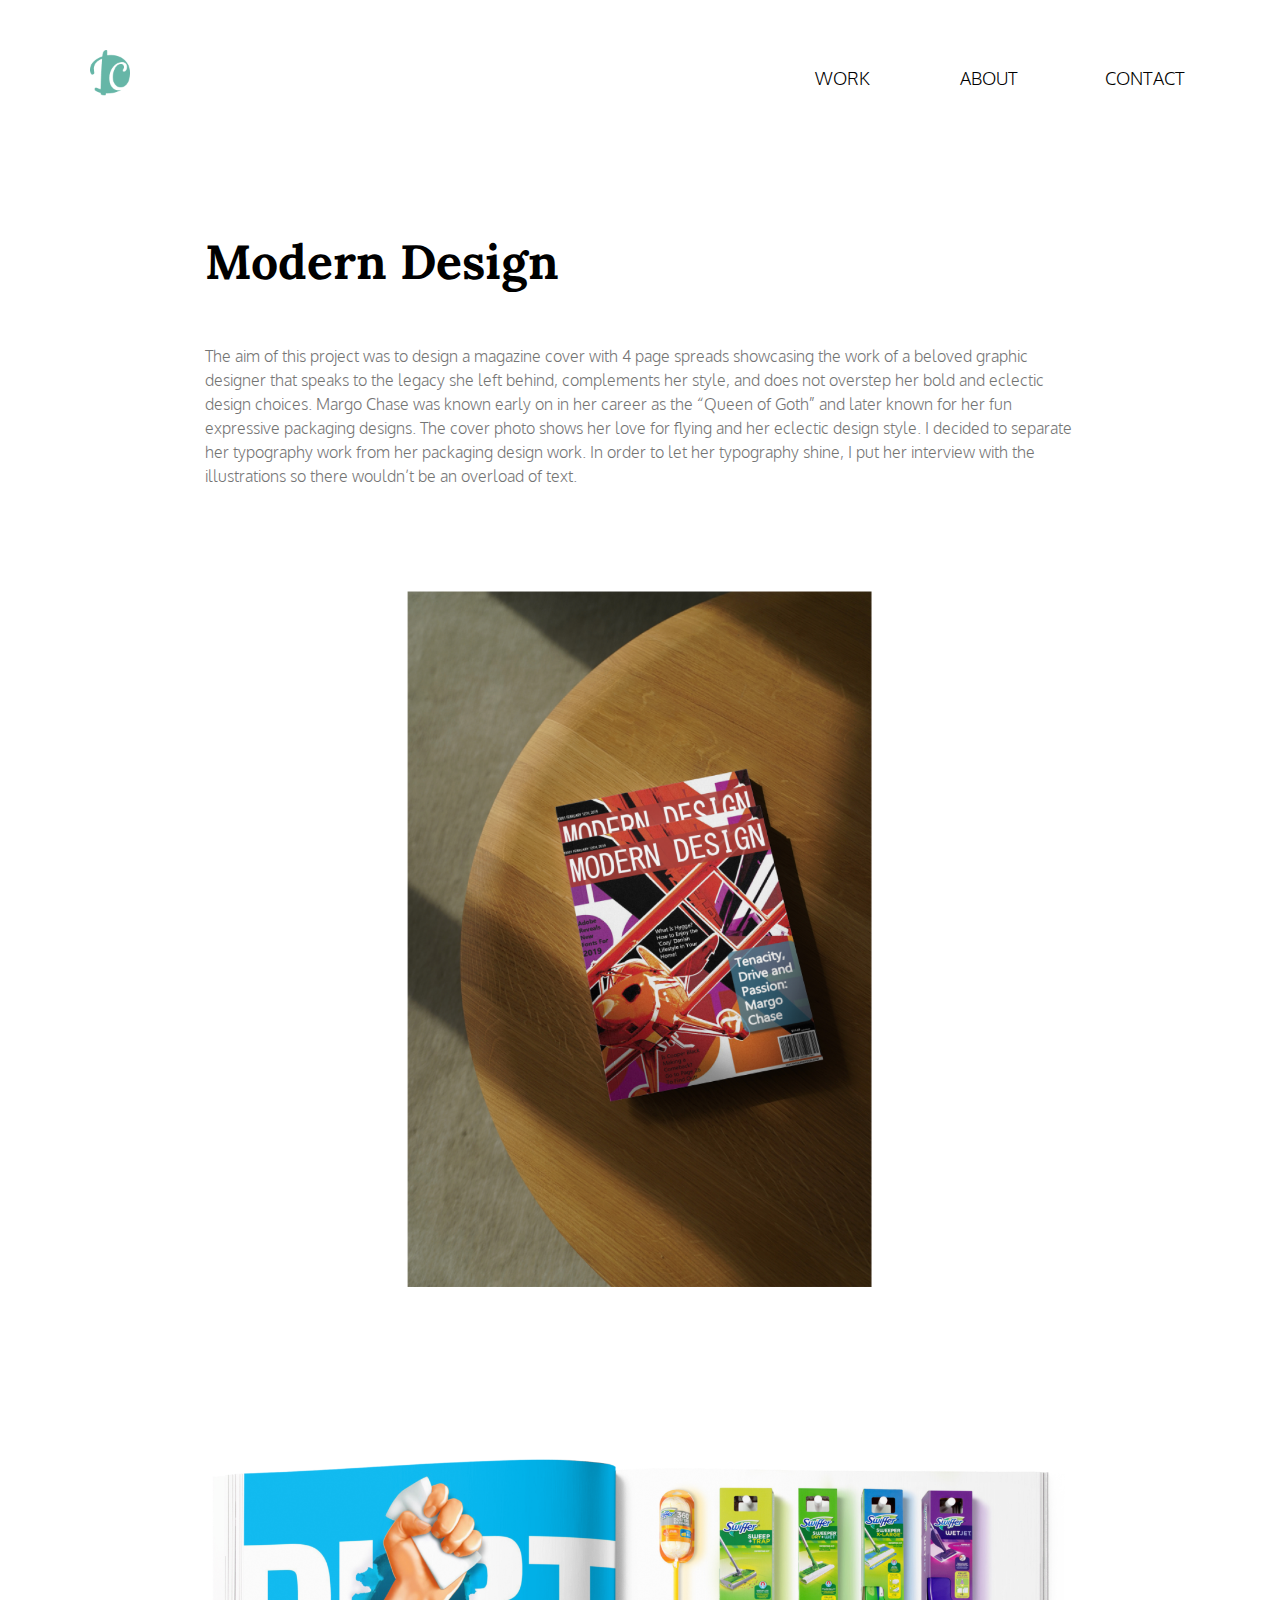
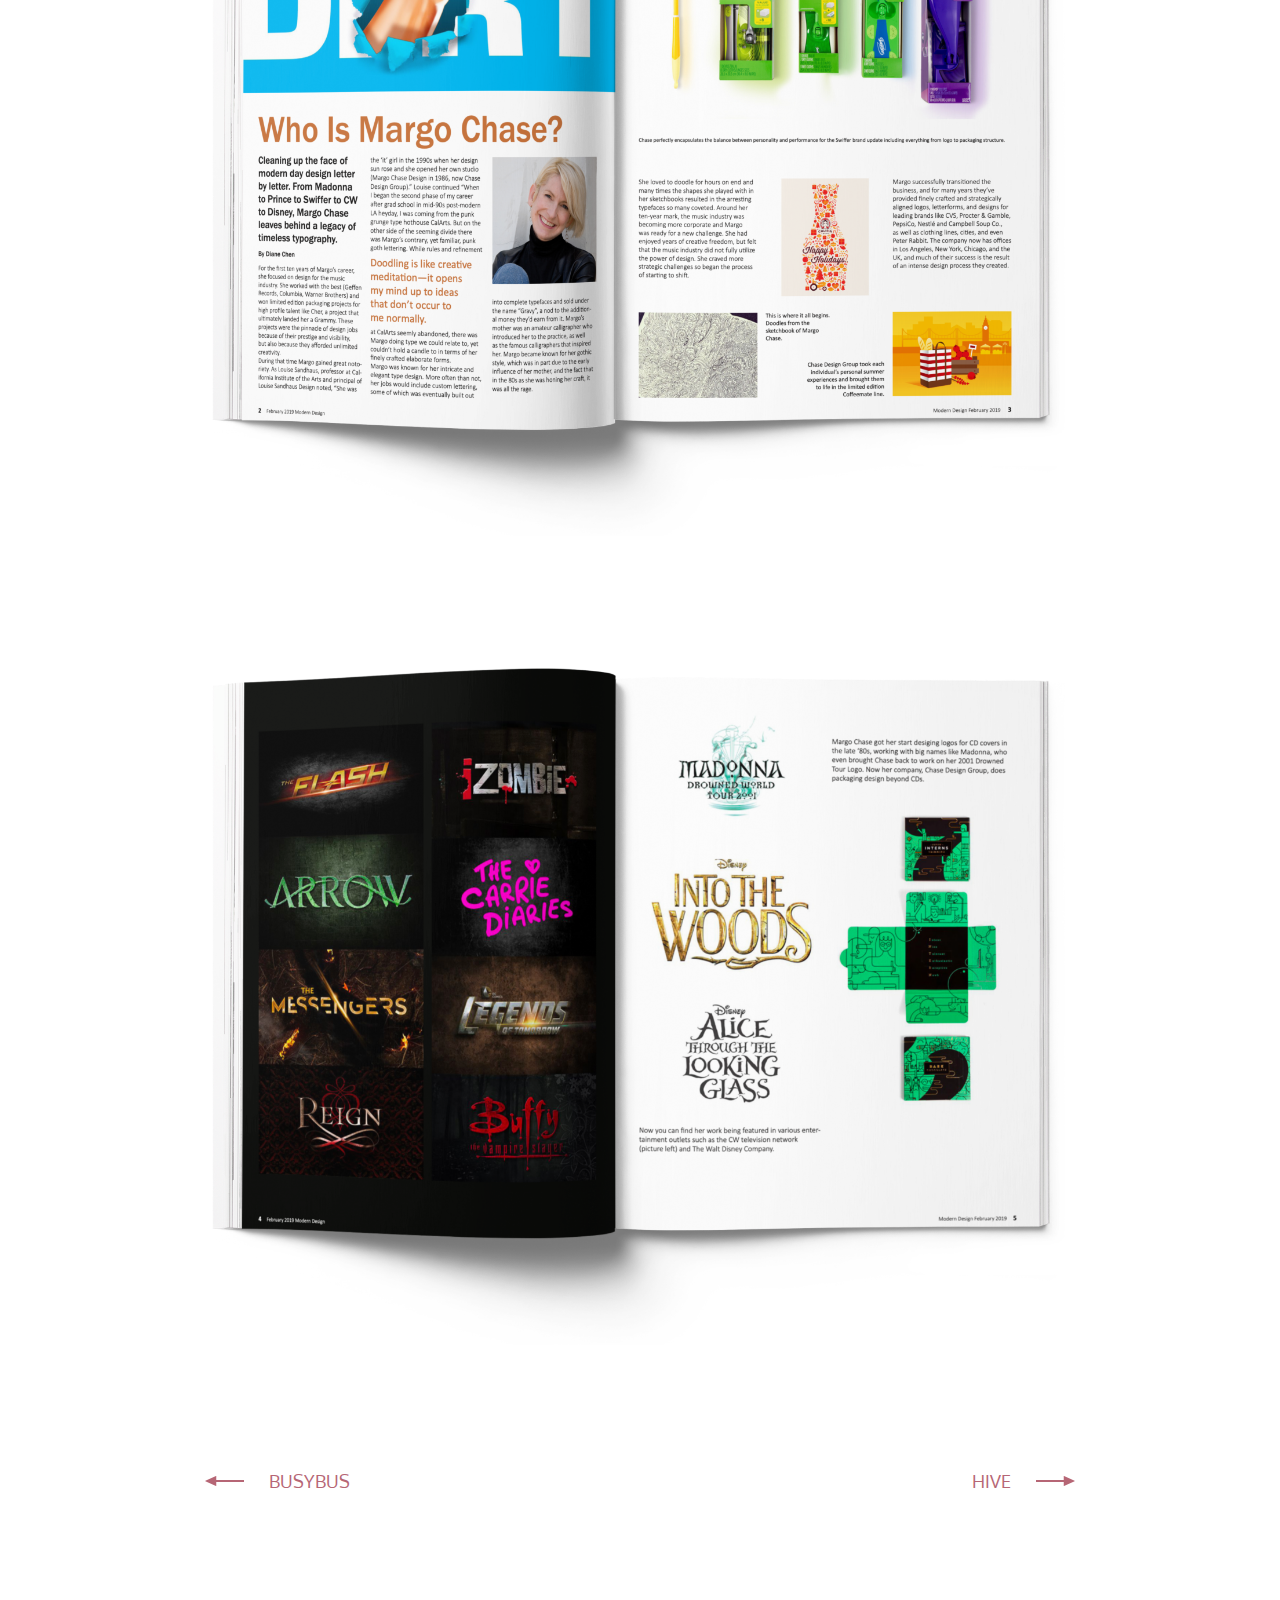
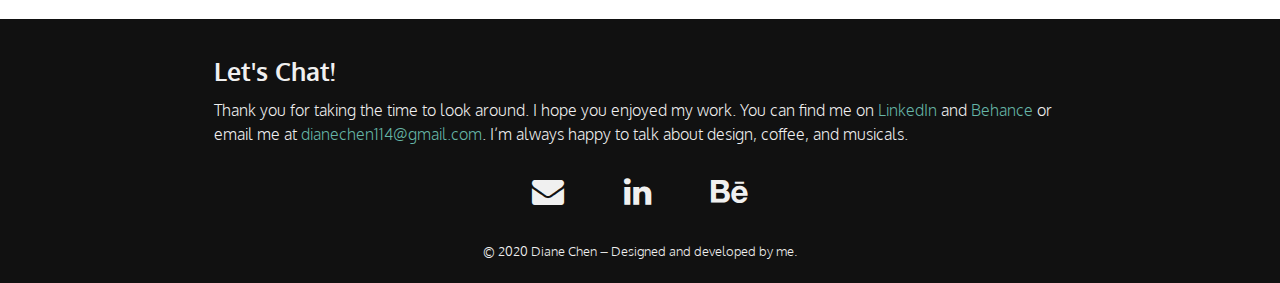
<file: project4.html>
<!DOCTYPE html>
<html lang="en">
<head>
  <title>Portfolio | Diane Chen</title>
  <meta name="viewport" content="width=device-width, initial-scale=1">
  <!-- Font Awesome -->
  <link rel="stylesheet" href="https://cdnjs.cloudflare.com/ajax/libs/font-awesome/4.7.0/css/font-awesome.min.css">
  <!-- Custom Styles -->
  <link rel="stylesheet" href="css/reset.css">
  <link rel="stylesheet" href="css/style.css">
  <link href="https://fonts.googleapis.com/css?family=Lora:400,500,600,700|Oxygen:300,400,500,600,700" rel="stylesheet">
  <link rel="icon" type="image/png" href="images/Logo.png" />
  <link rel="icon" type="image/png" href="https://dianechen.design/images/Logo.png" />
</head>
   <body>
     <div class="container-background">
       <div class="container">
        <!-- Logo and Navigation links -->
        <header>
           <div id="logo">
              <a href="https://dianechen.design/">
              <img src="images/Logo.png" alt="Diane Chen"></a>
           </div>
           <nav>
              <ul id="navMenu">
                 <li><a href="/#projects">WORK</a></li>
                 <li><a href="/about">ABOUT</a></li>
                 <li><a href="/#contact">CONTACT</a></li>
              </ul>
           </nav>
        </header>
        <!-- End Logo and Navigation links -->
        <!-- Wrapper between Header and Footer -->
        <div class="wrapper">
           <!-- Project Intro -->
           <article class="intro">
             <h1 class="intro-heading">Modern Design</h1>
           </article>
           <!-- End Short Bio -->
           <!-- Case Study -->
           <article class="magazine">
             <p>
               The aim of this project was to design a magazine cover with 4 page spreads showcasing the work of a beloved graphic designer that speaks to the legacy she left behind, complements her style, and does not overstep her bold and eclectic design choices. Margo Chase was known early on in her career as the “Queen of Goth” and later known for her fun expressive packaging designs. The cover photo shows her love for flying and her eclectic design style. I decided to separate her typography work from her packaging design work. In order to let her typography shine, I put her interview with the illustrations so there wouldn’t be an overload of text.
             </p>
           </article>
           <article class="modern-design">
             <img
                 src="images/M_Mockup.png"
                 alt="Modern Design Magazine Mockup"
                 class="full">
              <img
                  src="images/M_Page_2.png"
                  alt="Modern Design Magazine Spreads Page 2"
                  class="full">
               <img
                  src="images/M_Page_3.png"
                  alt="Modern Design Magazine Spreads Page 3"
                  class="full">
           </article>
           <!-- End Case Study Section -->

           <!-- Previous and Next Case Studies -->
           <section class="navigation">
             <div class="left-page">

              <div class="left-arrow">
                <svg width="39" height="12" viewBox="0 0 39 12" fill="none" xmlns="http://www.w3.org/2000/svg">
                <path d="M0.393115 5.8184C0.238265 5.88992 0.238265 6.11001 0.393115 6.18154L10.9661 11.065C11.0987 11.1262 11.25 11.0294 11.25 10.8834V6.99997H39V4.99997H11.25V1.1165C11.25 0.970513 11.0987 0.873715 10.9661 0.934927L0.393115 5.8184Z" fill="#B66675"/>
                </svg>
              </div>
              <a href="/project3"><h5 class="left-arrow-text">BUSYBUS</h5></a>
             </div>
             <div class="right-page">
               <a href="/project1"><h5 class="right-arrow-text">HIVE</h5></a>
               <div class="right-arrow">
                 <svg width="39" height="12" viewBox="0 0 39 12" fill="none" xmlns="http://www.w3.org/2000/svg">
                 <path d="M38.6069 6.18154C38.7617 6.11002 38.7617 5.88992 38.6069 5.8184L28.0339 0.934927C27.9013 0.873715 27.75 0.970514 27.75 1.1165V4.99997H0V6.99997H27.75V10.8834C27.75 11.0294 27.9013 11.1262 28.0339 11.065L38.6069 6.18154Z" fill="#B66675"/>
                 </svg>
              </div>
             </div>
           </section>
           <!-- End Previous and Next Case Studies -->

        </div>
        <!-- End Wrapper -->
      </div>
        <!-- Footer & Icons -->
        <footer>
          <div id="contact">
           <div class="footer-container">
              <div class="footer-text">
                 <h3>Let's Chat!</h3>
                 <p>Thank you for taking the time to look around. I hope you enjoyed my work. You can find me on <a href="https://www.linkedin.com/in/dianechen114">LinkedIn</a> and <a href="https://www.behance.net/dianechen114">Behance</a> or email me at <a href="mailto:dianechen114@gmail.com">dianechen114@gmail.com</a>. I’m always happy to talk about design, coffee, and musicals.</p>
              </div>
              <div class="contact">
                 <a href="mailto:dianechen114@gmail.com">
                 <i class="fa fa-envelope fa-2x"></i>
                 </a>
                 <a href="https://www.linkedin.com/in/dianechen114" target="_blank">
                 <i class="fa fa-linkedin fa-2x"></i>
                 </a>
                 <a href="https://www.behance.net/dianechen114" target="_blank">
                 <i class="fa fa-behance fa-2x"></i>
                 </a>
              </div>
              <div class="copyright">
                © 2020 Diane Chen – Designed and developed by me.
              </div>
            </div>
         </div>
        </footer>
        <!-- End Footer & Icons -->
    </div>
    <!-- Global site tag (gtag.js) - Google Analytics -->
      <script async src="https://www.googletagmanager.com/gtag/js?id=UA-177294383-1"></script>
      <script>
        window.dataLayer = window.dataLayer || [];
        function gtag(){dataLayer.push(arguments);}
        gtag('js', new Date());

        gtag('config', 'UA-177294383-1');
      </script>
   </body>
</html>
</file>
<file: css/style.css>
*, *:before, *:after {
  box-sizing: border-box;
}

/* Mobile Display - General Body Styles */
@media screen and (min-width: 320px){

  html {
    font-size: 10px;
  }
  body {
    color: #747474;
    font-family: Oxygen, sans-serif;
    font-style: normal;
    font-weight: 300;
    font-size: 1.6rem;

    /* PROJECT1 */
    line-height: 2.4rem;
  }
  .container-background {
    background-color: white;
    height: 80vh;
    margin: 0 auto;
  }
  .container {
    margin: 0 auto;
    width: 84%;
  }


  /* Header - Logo and Naviation Menu */
  header {
    margin-top: 5rem;
    height: 3.65rem
  }
  #logo img, #logo {
    align-items: center;
    display: inline-flex;
    width: 3rem;
  }
  nav {
    display: inline-flex;
    float: right;
  }
  ul#navMenu {
    display: inline-flex;
  }
  #navMenu li {
    display: inline-flex;
    list-style-type: none;
    text-decoration: none;
    width: 7.5rem;
    padding: 1rem 0;
  }
  #navMenu a {
    font-size: 1.6rem;
  }

    /* unvisited link */
    #navMenu a:link,

    /* visited link */
    #navMenu a:visited  {
      color: #000000;
      font-weight: 300;
    }

    /* mouse over link */
    #navMenu a:hover,

    /* selected link */
    #navMenu a:active {
      color: #66B6A7;
    }

  /* TEXT STYLES */

      /* HOME PAGE & ABOUT - Short Bio */
      h1 {
        color: #000000;
        font-family: Lora, serif;
        font-weight: bold;
        font-size: 2.6rem;
        margin-bottom: 1rem;
        margin-top: 5rem;
      }
      h2 {
        color: #747474;
        font-size: 1.6rem;
      }
      .bottom-text {
        margin-top: 1rem;
      }

      /* PROJECT 1 - Intro */
      p.summary {
        color: #747474;
      }

      /* HOME PAGE - Main Projects Section */
      p, h4, h5 {
        margin-top: 1.5rem;
      }
      h4 {
        color: #66B6A7;
        font-size: 2.4rem;
        font-weight: bold;
      }
      h5 {
        color: #B66675;
        font-size: 1.6rem;
        font-weight: 300;
      }

      /* PROJECT 1 - Case Study Section */
      h3 {
        color: #66B6A7;
        font-size: 2.5rem;
        font-weight: 600;
        margin-bottom: 1rem;
      }
      .strong {
        font-weight: 600;
      }

  /* IMAGE STYLES */
  img {
    width: 100%;
  }

  /* HOME PAGE - Bio Section */
  .bio {
    margin-top: 6rem;
    width: 94%;
  }

  /* HOME PAGE - Main Projects Section */
  section.left, section.right {
    display: inline-block;
  }

  .left-projects, .right-projects {
    position: relative;
  }

  .thumbnail-image {
    background-color: #F4EFED;
    padding: 2.5rem;
    border: .1rem solid #F4EFED;
    border-radius: 1rem;
  }

  .thumbnail-text {
    padding: 0 1.5rem;
  }

  .thumbnail {
    opacity: 1;
    display: block;
    width: 100%;
    height: auto;
    transition: .5s ease;
    backface-visibility: hidden;
  }

  .middle {
    transition: .5s ease;
    opacity: 0;
    position: absolute;
    top: 40%;
    left: 50%;
    transform: translate(-50%, -50%);
    -ms-transform: translate(-50%, -50%);
    text-align: center;
  }

  .left-projects:hover .thumbnail, .right-projects:hover .thumbnail {
    opacity: 0.3;
  }

  .left-projects:hover .middle, .right-projects:hover .middle {
    opacity: 1;
  }

  .hover-text a {
    background-color: #66B6A7;
    border: .2rem solid #66B6A7;
    color: white;
    text-align: center;
    display: flex;
    cursor: pointer;
    border-radius: 1rem;
    font-size: 1.6rem;
    padding: 1rem;
}

  /* ABOUT ME */
  .image {
      margin-top: 2rem;
  }

  /* MODERN DESIGN MAGAZINE PROJECT */

  article.magazine, article.modern-design {
    margin-top: 4rem;
  }


  /* CASE STUDY SECTION */
        section {
          margin-top: 6rem;
        }

      /* Button Styles */
        .button,
        /* unvisited link */
        .button:link,
        /* selected link */
        .button:active,
        /* visited link */
        .button:visited {
          background-color: #FFFFFF;
          border: .2rem solid #66B6A7;
          color: #66B6A7;
          padding: 1rem 2rem;
          text-align: center;
          text-decoration: none;
          display: flex;
          font-size: 1.6rem;
          cursor: pointer;
          border-radius: 1rem;
          width: 15.03rem;
          margin: 2rem auto;
          vertical-align: middle;
        }
        /* mouse over link */
        .button:hover {
          background-color: #66B6A7;
          border: .2rem solid #66B6A7;;
          color: white;
        }

        /* Roles, Deliverables, Tools */
        li.three-col-header {
          color: #66B6A7;
          font-weight: 600;
          font-size: 2rem;
          padding: 1.5rem 0;
        }
        .roles ul {
          padding-bottom: 1.5rem;
        }
        li {
          list-style-type: none;
        }

        /* Research */
        .data {
          display: flex;
          justify-content: space-between;
        }
        .col {
          width: 28%;
        }
        .percentage {
          color: #B66675;
          font-size: 2.2rem;
          font-weight: 500;
          padding: 2rem 0;
        }

        /* Competitive Analysis */
        .competitor-logo {
          display: inline-flex;
        }
        .competitor-logo img {
          width: 33%;
          margin-top: 2rem;
        }
        .competitor-logo-2 img {
          width: 48%;
          margin-top: 2rem;
        }
        /* User Stories & Flow */
        .stories ul {
          padding: 3% 0;
        }
        .stories li {
          color: #B66675;
          font-weight: 550;
          margin-top: .5rem;
        }

        /* Persona & Wireframes & User Testing Iterations & Branding & Final Design */
        .persona img, .wireframes img, .testing img, img.full, .final img .testing p {
          width: 100%;
          margin-top: 2rem;
        }

        /* Preference Test */
        .preference {
          width: 100%;
        }
        img.third {
          margin-top: 2rem;
        }

    /* Naviation */
    .navigation {
      display: inline-block;
      width: 100%;
    }

    .left-page {
      display: flex;
      float: left;
    }

    .right-page {
      display: flex;
      float: right;
    }

    .right-arrow {
      margin-top: 1.5rem;
      padding-left: 2.5rem;
    }

    .left-arrow {
      margin-top: 1.5rem;
      padding-right: 2.5rem;
    }

  a {
      text-decoration: none;
    }

  .left-arrow-text, .right-arrow-text {
    color: #B66675;
    font-size: 1.8rem;
    font-weight: 400;
  }

  /* Footer */
  footer {
    background-color: #111111;
    margin-top: 4rem;
  }
  .footer-container {
    margin: 0 auto;
    padding-top: 2rem;
    padding-bottom: 2rem;
    width: 84%;
  }
  .footer-text h3 {
    font-weight: bold;
    font-size: 2.5rem;
    color: #F0F0F0;
    margin-bottom: 1.5rem;
  }
  .footer-text p {
    font-weight: 300;
    color: #F0F0F0;
  }
  .footer-text a {
    color: #66B6A7;
  }
  .contact a {
    color: #F0F0F0;
    margin: 3rem;
  }
  .contact {
    display: flex;
    justify-content: center;
  }
  .copyright {
    color: #F0F0F0;
    font-weight: 300;
    font-size: 1.3rem;
    text-align: center;
  }
  .fa-envelope, .fa-linkedin, .fa-behance {
    color: #F0F0F0;
    }
  }


/* Tablet */
@media screen and (min-width: 768px){

  .container {
    margin: 0 auto;
    width: 84%;
  }
  h1 {
    font-size: 3.4rem;
    margin: 3rem 0;
  }
  h1.bio-top {
    font-size: 4rem;
    margin-bottom: 2rem;
    margin-top: 3rem;
  }
  h2.bio-bottom {
    font-size: 2.2rem;
    line-height: 3.6rem;
    margin: 3rem 0;
  }
  p.summary {
    width: 20rem;
    margin: 2rem 0;
  }
  .intro {
    display: inline-block;
  }
  .intro-left {
    display: inline-block;
    float: left;
    padding: 2.5rem 0;
    width: 35%;
  }
  img.hero {
    display: inline-block;
    float: right;
    width: 65%;
  }
  .roles {
    display: flex;
    justify-content: space-between;
  }
  .col1, .col2, .col3 {
    width: 28%;
  }
  .wrapper {
    margin: 0 auto;
    padding: 2rem 5%;
    width: 100%;
  }
  .footer-container {
    width: 84%;
    padding: 2rem 5%;
  }

  /* Button Styles */
    .button,
    /* unvisited link */
    .button:link,
    /* selected link */
    .button:active,
    /* visited link */
    .button:visited {
      margin: .4rem .2rem;
}



/* Desktop */
@media screen and (min-width: 1025px){

  .container {
    margin: 0 auto;
    width: 86%;
  }
  .wrapper, .footer-container {
    margin: 0 auto;
    width: 98rem;
    padding: 0 5%;
  }

  /* Header & Nav */
    header {
      height: 5rem;
    }
    #logo img, #logo {
      width: 4rem;
    }
    #navMenu {
      width: 44.5rem;
    }
    #navMenu li {
      display: inline-block;
      list-style-type: none;
      text-decoration: none;
      margin-left: 7rem;
      padding: 1.6rem 0;
    }
    #navMenu a {
      font-size: 1.8rem;
    }

  /* Bio Starting Point */
    .bio {
      margin-top: 10.5rem;
      width: 75%;
    }

  /* Text Styles */

    h1.bio-top {
      font-size: 4.8rem;
      margin-bottom: 2.5rem;
      margin-top: 4.5rem;
    }
    h2 {
      color: #747474;
      font-size: 2.4rem;
    }
    h2.bio-bottom {
      font-size: 2.6rem;
      line-height: 4.2rem;
      margin: 4.5rem 0;
    }

      /* PROJECT 1 */
      h1.intro-heading {
        font-size: 4.8rem;
        margin: 3rem 0;
      }
      p.summary {
        width: 27rem;
        margin: 3rem 0;
      }
      section {
        margin-top: 10rem;
      }

      /* HOME PAGE */
      p.home, h5.home {
        margin-top: 1.8rem;
      }
      h4 {
        color: #66B6A7;
        font-size: 2.4rem;
        font-weight: bold;
        margin-top: 3.4rem;
      }
      h5.home {
        color: #B66675;
        font-size: 1.6rem;
        font-weight: 300;
      }

      /* ABOUT */
      .left-about p {
        font-size: 1.6rem;
      }

  /* Custom Grid Styles */

    /* ABOUT PAGE */
      .about {
         display: inline-block;
         margin-top: 3rem;
         width: 100%;
      }
      .left-about {
         float: left;
          width: 43%;
        }
      .right-about {
          float: right;
          width: 43%;
        }
      .image {
        margin-top: 1.5rem;
      }

    /* HOME PAGE */
      .projects {
        display: inline-block;
      }
      .left-projects {
          float: left;
          width: 45%;
          margin-top: 8rem;
        }
      .right-projects {
          float: right;
          width: 45%;
          margin-top: 8rem;
        }

    /* PROJECT 1 */
      .intro {
        display: inline-block;
        margin-top: 12rem;
      }
      .intro-left {
        display: inline-block;
        float: left;
        padding: 4rem 0;
        width: 35%;
        height: 38.74rem;
      }
      img.hero {
        display: inline-block;
        float: right;
        width: 65%;
      }
      .roles {
        display: flex;
        justify-content: space-between;
      }
      .col1, .col2, .col3 {
        width: 28%;
      }
      .personas {
        margin-top: 4rem;
      }
      .persona img {
        width: 100%;
        margin-top: 4rem;
        padding: 0 7%;
      }
      img.left, .left {
        float: left;
        margin-right: 2%;
        width: 46%;
      }
      img.right, .right {
        float: right;
        margin-left: 2%;
        width: 46%;
      }
      .competitor-logo {
        padding: 0 25%;
      }
      .wireframe-wrapper {
        display: inline-block;
      }
      .wireframe, img.wireframe {
        margin-top: 4rem;
      }
      .testing-top, .testing-bottom {
        display: inline-block;
      }
      .testing-bottom {
        margin-top: 2rem;
      }

  /* FOOTER */
    footer p {
      width: 100%;
    }
    .footer-container {
      margin-top: 12rem;
      padding-bottom: 2rem;
      padding-top: 4rem;
    }
    .contact a {
      color: #EEF1F4;
      margin: 3rem;
    }
  }
</file>
